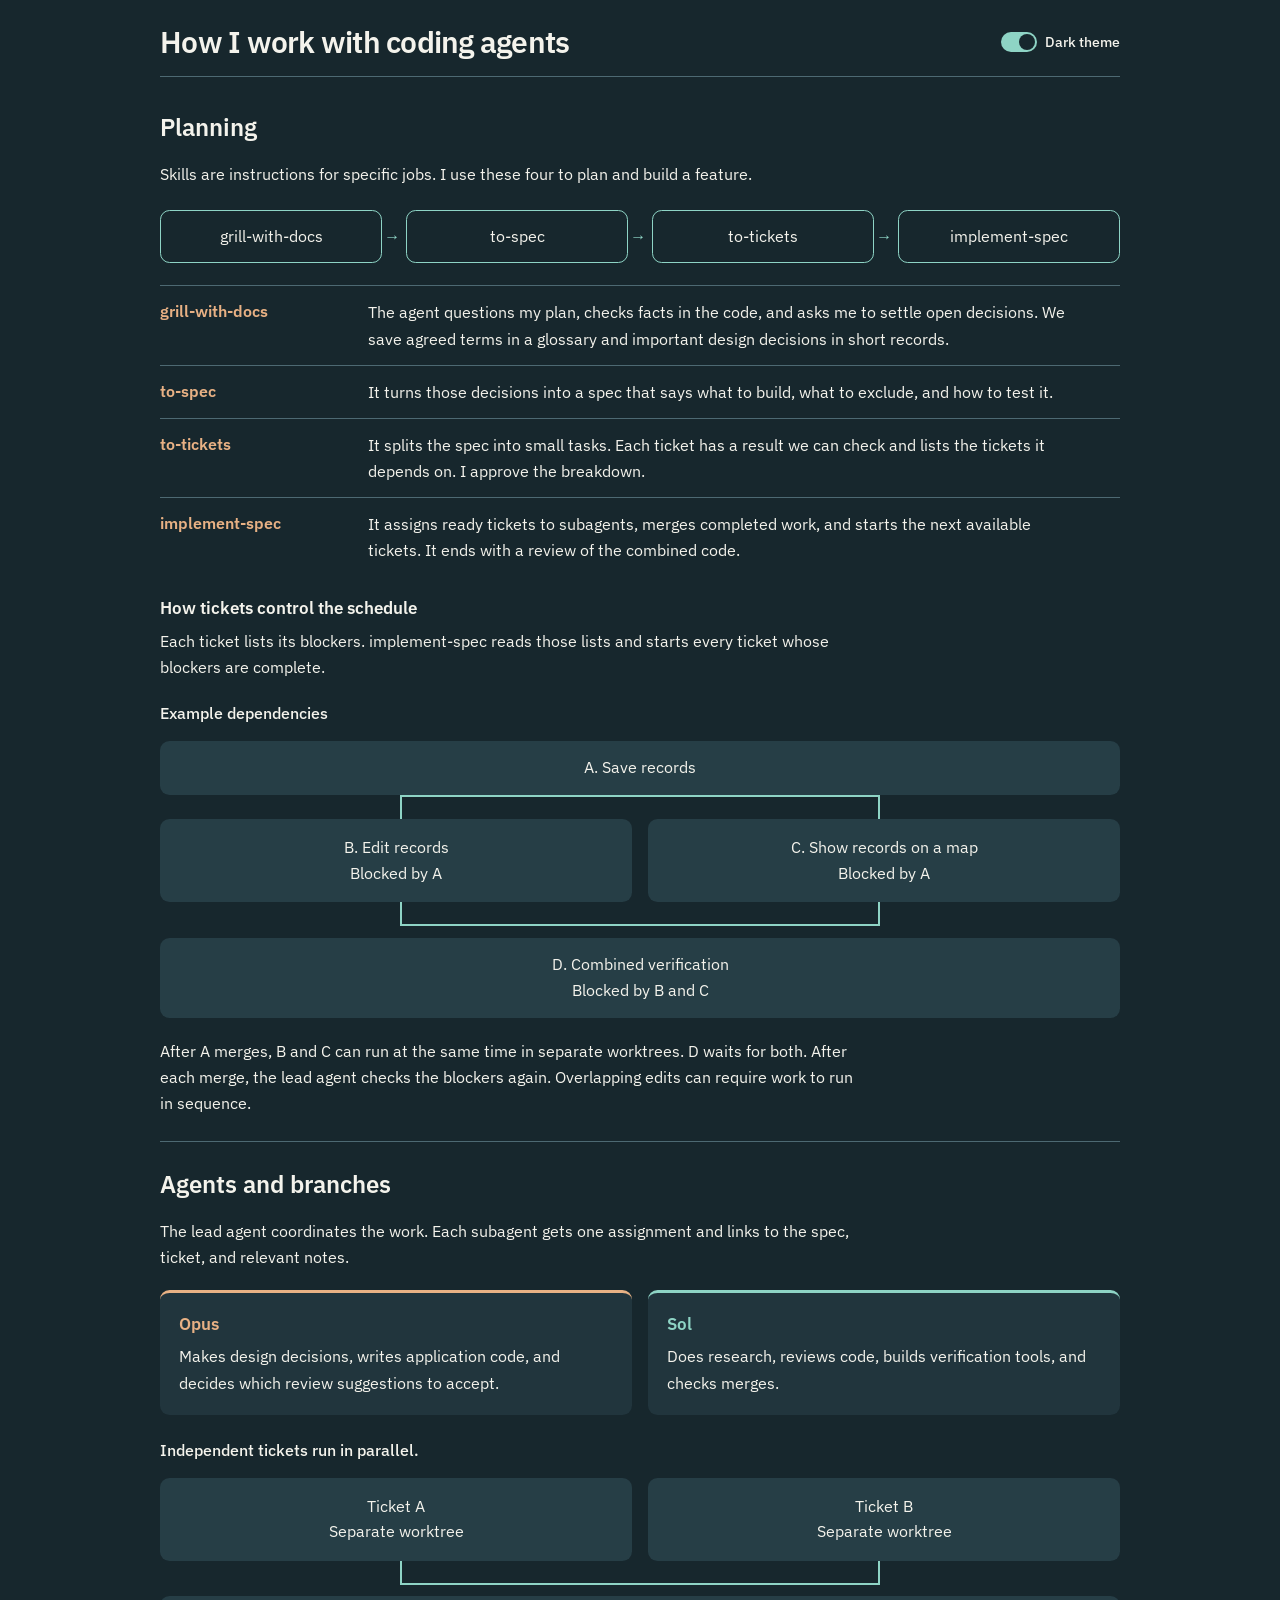
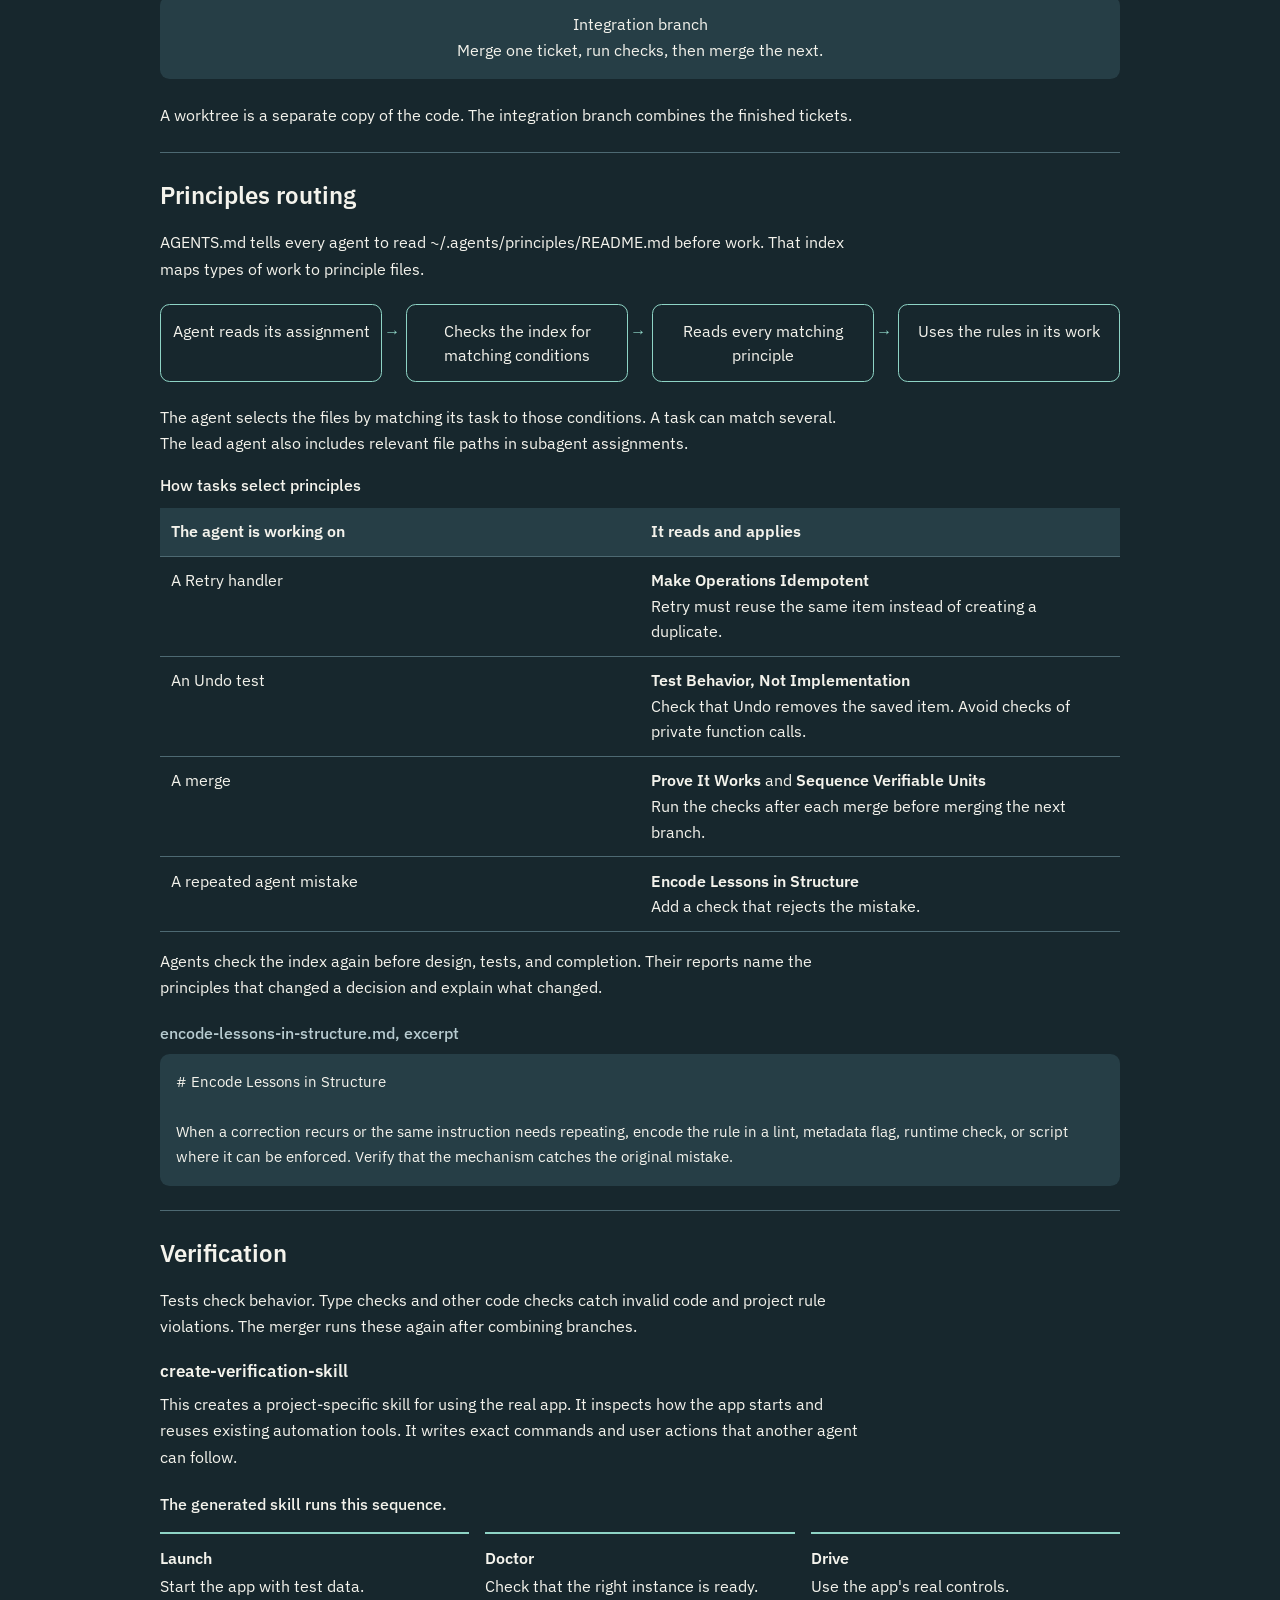
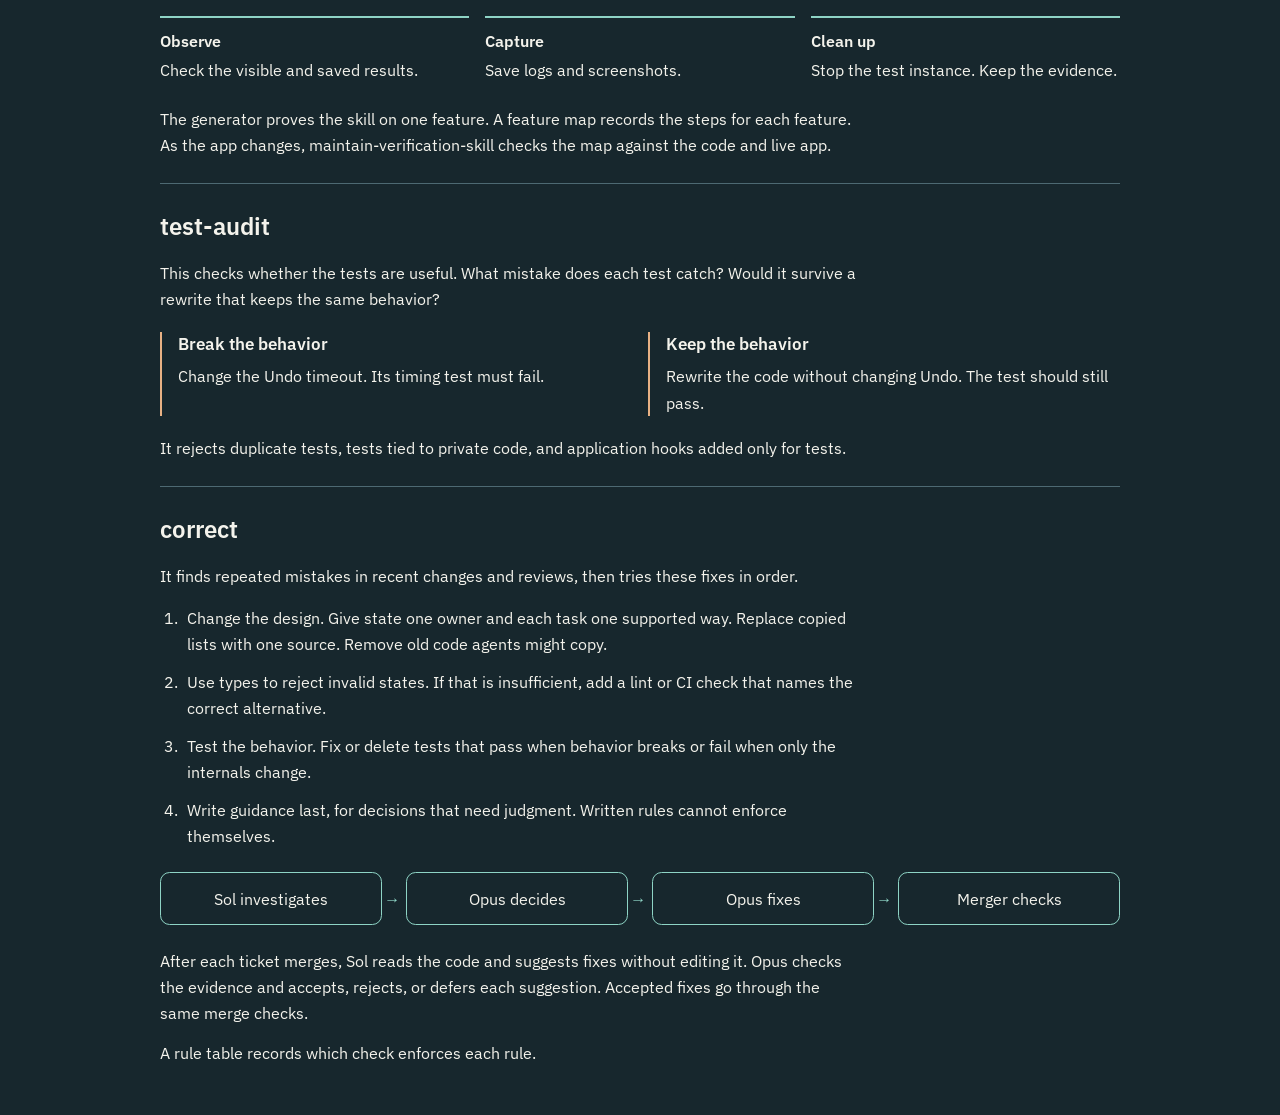
<file: agent-workflow.html>
<!doctype html>
<html lang="en" class="dark">
	<head>
		<meta charset="utf-8" />
		<meta name="viewport" content="width=device-width, initial-scale=1" />
		<title>How I work with coding agents</title>
		<script>
			try{if(localStorage.getItem('visual-report-theme')==='light')document.documentElement.classList.remove('dark')}catch{}
		</script>
		<script type="module" crossorigin>!function(){const e=document.createElement("link").relList;if(!(e&&e.supports&&e.supports("modulepreload"))){for(const e of document.querySelectorAll('link[rel="modulepreload"]'))t(e);new MutationObserver(e=>{for(const n of e)if("childList"===n.type)for(const e of n.addedNodes)"LINK"===e.tagName&&"modulepreload"===e.rel&&t(e)}).observe(document,{childList:!0,subtree:!0})}function t(e){if(e.ep)return;e.ep=!0;const t=function(e){const t={};return e.integrity&&(t.integrity=e.integrity),e.referrerPolicy&&(t.referrerPolicy=e.referrerPolicy),"use-credentials"===e.crossOrigin?t.credentials="include":"anonymous"===e.crossOrigin?t.credentials="omit":t.credentials="same-origin",t}(e);fetch(e.href,t)}}();var e=Array.isArray,t=Array.prototype.indexOf,n=Array.prototype.includes,s=Array.from,r=Object.keys,i=Object.defineProperty,l=Object.getOwnPropertyDescriptor,a=Object.getOwnPropertyDescriptors,o=Object.prototype,c=Array.prototype,f=Object.getPrototypeOf,u=Object.isExtensible,d=()=>{};function h(){var e,t;return{promise:new Promise((n,s)=>{e=n,t=s}),resolve:e,reject:t}}var v=1024,p=2048,g=4096,b=8192,m=32768,_=1<<25,y=65536,w=1<<19,k=1<<21,x=1<<23,S=Symbol("$state"),A=Symbol("component"),T=Symbol("legacy props"),O=Symbol(""),E=(Symbol("proxy path"),Symbol("attributes")),j=Symbol("class"),P=Symbol("style"),N=Symbol("text"),$=Symbol("form reset"),I=(Symbol("hmr anchor"),new class extends Error{name="StaleReactionError";message="The reaction that called `getAbortSignal()` was re-run or destroyed"}),C=!!globalThis.document?.contentType&&globalThis.document.contentType.includes("xml"),M={},L=Symbol("uninitialized");Symbol("filename");function q(e){console.warn("https://svelte.dev/e/hydration_mismatch")}var V,R=!1;function D(e){R=e}function B(e){if(null===e)throw q(),M;return V=e}function W(){return B(dt(V))}function H(e){if(R){if(null!==dt(V))throw q(),M;V=e}}function U(e=1){if(R){for(var t=e,n=V;t--;)n=dt(n);V=n}}function F(e){return e===this.v}function K(e){return t=e,n=this.v,!(t!=t?n==n:t!==n||null!==t&&"object"==typeof t||"function"==typeof t);var t,n}var z=null;function G(e){z=e}function J(e,t=!1,n){z={p:z,i:!1,c:null,e:null,s:e,x:null,r:Ht,l:null}}function Q(e){var t=z,n=t.e;if(null!==n)for(var s of(t.e=null,n))kt(s);return void 0!==e&&(t.x=e),t.i=!0,z=t.p,X(e)}function X(e={}){return i(e,A,{value:!0}),e}var Y=[];function Z(){var e=Y;Y=[],function(e){for(var t=0;t<e.length;t++)e[t]()}(e)}function ee(e){if(0===Y.length&&!Te){var t=Y;queueMicrotask(()=>{t===Y&&Z()})}Y.push(e)}function te(){for(;Y.length>0;)Z()}var ne=-7169;function se(e,t){e.f=e.f&ne|t}function re(e){512&e.f||null===e.deps?se(e,v):se(e,g)}function ie(e,t,n){2048&e.f?t.add(e):4096&e.f&&n.add(e),se(e,v)}function le(e,t){if(t){const t=document.body;e.autofocus=!0,ee(()=>{document.activeElement===t&&e.focus()})}}var ae=!1;function oe(e){var t=Dt,n=Ht;Wt(null),Ut(null);try{return e()}finally{Wt(t),Ut(n)}}function ce(e,t,n,s){const r=de;var i=e.filter(e=>!e.settled),l=t.map(r);if(0!==n.length||0!==i.length){var a=Ht,o=function(){var e=Ht,t=Dt,n=z,s=ke;return function(r=!0){Ut(e),Wt(t),G(n),!r||16384&e.f||(s?.activate(),s?.apply())}}(),c=1===i.length?i[0].promise:i.length>1?Promise.all(i.map(e=>e.promise)):null,f=ue();0!==n.length?c?c.then(()=>{16384&a.f?f():(o(),d(),fe())}):d():c.then(()=>u([])).finally(f)}else s(l);function u(e){if(!(16384&a.f)){o();try{s([...l,...e])}catch(t){mt(t,a)}fe()}}function d(){Promise.all(n.map(e=>ve(e))).then(u).catch(e=>mt(e,a)).finally(f)}}function fe(e=!0){Ut(null),Wt(null),G(null),e&&ke?.deactivate()}function ue(){var e=Ht,t=e.b,n=ke,s=!!t?.is_rendered();return t?.update_pending_count(1,n),n.increment(s,e),()=>{t?.update_pending_count(-1,n),n.decrement(s,e)}}function de(e){null!==Ht&&(Ht.f|=w);const t={ctx:z,deps:null,effects:null,equals:F,f:2050,fn:e,reactions:null,rv:0,v:L,wv:0,parent:Ht,ac:null};return t}var he=Symbol("obsolete");function ve(e,t,n){let s=Ht;null===s&&function(){throw new Error("https://svelte.dev/e/async_derived_orphan")}();var r=void 0,i=Fe(L);var l=!Dt,a=new Set;return function(e){_t(4718592,e)}(()=>{var t=Ht;var n=h();r=n.promise;try{Promise.resolve(e()).then(n.resolve,e=>{e!==I&&n.reject(e)}).finally(fe)}catch(u){n.reject(u),fe()}var o=ke;if(l){if(32768&t.f)var c=ue();if(s.b?.is_rendered())o.async_deriveds.get(t)?.reject(he);else for(const e of a.values())e.reject(he);a.add(n),o.async_deriveds.set(t,n)}const f=(e,t=void 0)=>{c?.(),a.delete(n),t!==he&&(o.activate(),t?(i.f|=x,Xe(i,t)):(8388608&i.f&&(i.f^=x),Xe(i,e)),o.deactivate())};n.promise.then(f,e=>f(null,e||"unknown"))}),wt(()=>{for(const e of a)e.reject(he)}),new Promise(e=>{!function t(n){function s(){n===r?e(i):t(r)}n.then(s,s)}(r)})}function pe(e){const t=de(e);return t.equals=K,t}function ge(e){var t=e.effects;if(null!==t){e.effects=null;for(var n=0;n<t.length;n+=1)Pt(t[n])}}function be(e){var t,n=Ht,s=e.parent;if(!Vt&&null!==s&&e.v!==L&&24576&s.f)return console.warn("https://svelte.dev/e/derived_inert"),e.v;Ut(s);try{ge(e),t=nn(e)}finally{Ut(n)}return t}function me(e){var t=be(e);e.equals(t)||(e.wv=Zt(),ke?.is_fork&&null!==e.deps||(null!==ke?(ke.capture(e,t,!0),xe?.capture(e,t,!0)):e.v=t,null!==e.deps))?Vt||(null!==Se?(yt()||ke?.is_fork)&&Se.set(e,t):re(e)):se(e,v)}function _e(e){if(null!==e.effects)for(const t of e.effects)t.teardown&&null!==t.fn&&an(t)}var ye=null,we=null,ke=null,xe=null,Se=null,Ae=null,Te=!1,Oe=!1,Ee=null,je=null,Pe=0,Ne=1,$e=class e{id=Ne++;#e=!1;linked=!0;#t=null;#n=null;async_deriveds=new Map;current=new Map;previous=new Map;#s=new Set;#r=new Set;#i=0;#l=new Map;#a=null;#o=[];#c=[];#f=new Set;#u=new Set;#d=new Map;#h=new Set;is_fork=!1;#v=!1;constructor(){null===we?ye=we=this:(we.#n=this,this.#t=we),we=this}#p(){if(this.is_fork)return!0;for(const n of this.#l.keys()){for(var e=n,t=!1;null!==e.parent;){if(this.#d.has(e)){t=!0;break}e=e.parent}if(!t)return!0}return!1}skip_effect(e){this.#d.has(e)||this.#d.set(e,{d:[],m:[]}),this.#h.delete(e)}unskip_effect(e,t=e=>this.schedule(e)){var n=this.#d.get(e);if(n){for(var s of(this.#d.delete(e),n.d))se(s,p),t(s);for(s of n.m)se(s,g),t(s)}this.#h.add(e)}#g(){var e=[];for(const r of this.#o)if(!(16384&r.f)&&6144&r.f){for(var t=r,n=!1;null!==t.parent;){var s=(t=t.parent).f;if(96&s){if(!(1024&s)){n=!0;break}t.f^=v}}n||e.push(t)}return this.#o=[],e}#b(){this.#e=!0;for(const e of this.#f)this.#u.delete(e),se(e,p),this.schedule(e);for(const e of this.#u)se(e,g),this.schedule(e);this.apply();for(var t=Ee=[],n=[],s=je=[];this.#o.length>0;){Pe++>1e3&&(this.#m(),Ce());for(const e of this.#g())try{this.#_(e,t,n)}catch(a){throw Be(e),this.#p()||this.discard(),a}}if(ke=null,s.length>0){var r=e.ensure();for(const e of s)r.schedule(e)}if(Ee=null,je=null,this.#p()){this.#y(n),this.#y(t);for(const[e,t]of this.#d)De(e,t);return void(s.length>0&&ke.#b())}const i=this.#w();if(i)return this.#y(n),this.#y(t),void i.#k(this);this.#f.clear(),this.#u.clear();for(const e of this.#s)e(this);this.#s.clear(),xe=this,Le(n),Le(t),xe=null,this.#a?.resolve();var l=ke;if(0!==this.#i||0!==this.#o.length&&null===l||this.#m(),this.#o.length>0)if(null!==l){for(const e of this.#o)l.#o.push(e);this.#o=[]}else l=this;null!==l&&(He.clear(),l.#b())}#_(e,t,n){e.f^=v;for(var s=e.first;null!==s;){var r=s.f,i=!!(96&r);if(!(i&&1024&r||8192&r||this.#d.has(s))&&null!==s.fn){i?s.f^=v:4&r?t.push(s):en(s)&&(16&r&&this.#u.add(s),an(s));var l=s.first;if(null!==l){s=l;continue}}for(;null!==s;){var a=s.next;if(null!==a){s=a;break}s=s.parent}}}#w(){for(var e=this.#t;null!==e;){if(!e.is_fork)for(const[t,[,n]]of this.current)if(e.current.has(t)&&!n)return e;e=e.#t}return null}#k(e){for(const[n,s]of e.current)!this.previous.has(n)&&e.previous.has(n)&&this.previous.set(n,e.previous.get(n)),this.current.set(n,s);for(const[n,s]of e.async_deriveds){const e=this.async_deriveds.get(n);e&&s.promise.then(e.resolve).catch(e.reject)}e.async_deriveds.clear(),this.transfer_effects(e.#f,e.#u);const t=e=>{var n=e.reactions;if(null!==n&&(!(2&e.f)||6144&e.f))for(const i of n){var s=i.f;if(2&s)t(i);else{var r=i;4194320&s&&!this.async_deriveds.has(r)&&(this.#u.delete(r),se(r,p),this.schedule(r))}}};for(const n of this.current.keys())t(n);this.oncommit(()=>e.discard()),e.#m(),ke=this,this.#b()}#y(e){for(var t=0;t<e.length;t+=1)ie(e[t],this.#f,this.#u)}capture(e,t,n=!1){e.v===L||this.previous.has(e)||this.previous.set(e,e.v),8388608&e.f||(this.current.set(e,[t,n]),Se?.set(e,t)),this.is_fork||(e.v=t)}activate(){ke=this}deactivate(){ke=null,Se=null}flush(){try{0,Oe=!0,ke=this,this.#b()}finally{Pe=0,Ae=null,Ee=null,je=null,Oe=!1,ke=null,Se=null,He.clear()}}discard(){for(const e of this.#r)e(this);this.#r.clear();for(const e of this.async_deriveds.values())e.reject(he);this.#m(),this.#a?.resolve()}register_created_effect(e){this.#c.push(e)}#x(){for(let f=ye;null!==f;f=f.#n){var e=f.id<this.id,t=[];for(const[s,[r,i]]of this.current){if(f.current.has(s)){var n=f.current.get(s)[0];if(!e||r===n)continue;f.current.set(s,[r,i])}t.push(s)}if(e)for(const[e,t]of this.async_deriveds){const n=f.async_deriveds.get(e);n&&t.promise.then(n.resolve).catch(n.reject)}var s=[...f.current.keys()].filter(e=>!f.current.get(e)[1]);if(f.#e&&0!==s.length){var r=s.filter(e=>!this.current.has(e));if(0===r.length)e&&f.discard();else if(t.length>0){if(e)for(const e of this.#h)f.unskip_effect(e,e=>{4194320&e.f?f.schedule(e):f.#y([e])});f.activate();var i=new Set,l=new Map;for(var a of t)qe(a,r,i,l);l=new Map;var o=[...f.current].filter(([e,t])=>{const n=this.current.get(e);return!n||(n[0]!==t[0]||n[1]!==t[1])}).map(([e])=>e);if(o.length>0)for(const e of this.#c)155648&e.f||!Ve(e,o,l)||(4194320&e.f?(se(e,p),f.schedule(e)):f.#f.add(e));if(f.#o.length>0&&!f.#v)for(var c of(f.apply(),f.#g()))f.#_(c,[],[]);f.deactivate()}}}}increment(e,t){if(this.#i+=1,e){let e=this.#l.get(t)??0;this.#l.set(t,e+1)}}decrement(e,t){if(this.#i-=1,e){let e=this.#l.get(t)??0;1===e?this.#l.delete(t):this.#l.set(t,e-1)}this.#v||(this.#v=!0,ee(()=>{this.#v=!1,this.linked&&this.flush()}))}transfer_effects(e,t){for(const n of e)this.#f.add(n);for(const n of t)this.#u.add(n);e.clear(),t.clear()}oncommit(e){this.#s.add(e)}ondiscard(e){this.#r.add(e)}settled(){return(this.#a??=h()).promise}static ensure(){if(null===ke){const t=ke=new e;Oe||Te||ee(()=>{t.#e||t.flush()})}return ke}apply(){Se=null}schedule(e){Ae=e,!(e.b?.is_pending&&16777228&e.f)||32768&e.f?this.#o.push(e):e.b.defer_effect(e)}#m(){if(this.linked){var e=this.#t,t=this.#n;null===e?ye=t:e.#n=t,null===t?we=e:t.#t=e,this.linked=!1}}};function Ie(e){var t=Te,n=xe;xe=null,Te=!0;try{var s;for(e&&(Ie(),s=e());;){if(te(),null===ke)return s;ke.flush()}}finally{Te=t,xe=n}}function Ce(){try{!function(){throw new Error("https://svelte.dev/e/effect_update_depth_exceeded")}()}catch(e){0,mt(e,Ae)}}var Me=null;function Le(e){var t=e.length;if(0!==t){for(var n=0;n<t;){var s=e[n++];if(!(24576&s.f)&&en(s)&&(Me=new Set,an(s),null===s.deps&&null===s.first&&null===s.nodes&&null===s.teardown&&null===s.ac&&Nt(s),Me?.size>0)){He.clear();for(const e of Me){if(24576&e.f)continue;const t=[e];let n=e.parent;for(;null!==n;)Me.has(n)&&(Me.delete(n),t.push(n)),n=n.parent;for(let e=t.length-1;e>=0;e--){const n=t[e];24576&n.f||an(n)}}Me.clear()}}Me=null}}function qe(e,t,n,s){if(!n.has(e)&&(n.add(e),null!==e.reactions))for(const r of e.reactions){const e=r.f;2&e?qe(r,t,n,s):4194320&e&&!(2048&e)&&Ve(r,t,s)&&(se(r,p),Re(r))}}function Ve(e,t,s){const r=s.get(e);if(void 0!==r)return r;if(null!==e.deps)for(const i of e.deps){if(n.call(t,i))return!0;if(2&i.f&&Ve(i,t,s))return s.set(i,!0),!0}return s.set(e,!1),!1}function Re(e){ke.schedule(e)}function De(e,t){if(!(32&e.f&&1024&e.f)){2048&e.f?t.d.push(e):4096&e.f&&t.m.push(e),se(e,v);for(var n=e.first;null!==n;)De(n,t),n=n.next}}function Be(e){se(e,v);for(var t=e.first;null!==t;)Be(t),t=t.next}var We=new Set,He=new Map;var Ue=!1;function Fe(e,t){var n={f:0,v:e,reactions:null,equals:F,rv:0,wv:0};return n}function Ke(e,t){const n=Fe(e);var s;return s=n,null!==Dt&&(2097152&Dt.f||2&Dt.f)&&(Ft??=new Set).add(s),n}function ze(e,t=!1,n=!0){const s=Fe(e);return t||(s.equals=K),s}function Ge(e,t,n=!1){null!==Dt&&(!Bt||131072&Dt.f)&&4325394&Dt.f&&(null===Ft||!Ft.has(e))&&function(){throw new Error("https://svelte.dev/e/state_unsafe_mutation")}();let s=n?tt(t):t;return Xe(e,s,je)}var Je=null,Qe=0;function Xe(e,t,n=null){if(!e.equals(t)){Vt?He.set(e,t):He.has(e)||He.set(e,e.v);var s=$e.ensure();if(s.capture(e,t),2&e.f){const t=e;2048&e.f&&be(t),null===Se&&re(t)}e.wv=Zt(),Je=null,Qe=0,et(e,p,n),Je=null,null!==Ht&&1024&Ht.f&&!(96&Ht.f)&&(null===Gt?function(e){Gt=e}([e]):Gt.push(e)),!s.is_fork&&We.size>0&&!Ue&&Ye()}return t}function Ye(){Ue=!1;for(const e of We){let t;1024&e.f&&se(e,g);try{t=en(e)}catch{t=!0}t&&an(e)}We.clear()}function Ze(e){Ge(e,e.v+1)}function et(e,t,n){var s=e.reactions;if(null!==s){var r=s.length;if((Qe+=r)>1e5&&null===Je&&(Je=new Set),null!==Je){if(Je.has(e))return;Je.add(e)}for(var i=0;i<r;i++){var l=s[i],a=l.f;0;var o=0===(a&p);if(o&&se(l,t),131072&a)We.add(l);else if(2&a){var c=l;Se?.delete(c),et(c,g,n)}else if(o){var f=l;16&a&&null!==Me&&Me.add(f),null!==n?n.push(f):Re(f)}}}}function tt(t){if("object"!=typeof t||null===t||S in t||A in t)return t;const n=f(t);if(n!==o&&n!==c)return t;var s=new Map,r=e(t),i=Ke(0),a=Xt,u=e=>{if(Xt===a)return e();var t=Dt,n=Xt;Wt(null),Yt(a);var s=e();return Wt(t),Yt(n),s};r&&s.set("length",Ke(t.length));return new Proxy(t,{defineProperty(e,t,n){"value"in n&&!1!==n.configurable&&!1!==n.enumerable&&!1!==n.writable||function(){throw new Error("https://svelte.dev/e/state_descriptors_fixed")}();var r=s.get(t);return void 0===r?u(()=>{var e=Ke(n.value);return s.set(t,e),e}):Ge(r,n.value,!0),!0},deleteProperty(e,t){var n=s.get(t);if(void 0===n){if(t in e){const e=u(()=>Ke(L));s.set(t,e),Ze(i)}}else Ge(n,L),Ze(i);return!0},get(e,n,r){if(n===S)return t;var i=s.get(n),a=n in e;if(void 0!==i||a&&!l(e,n)?.writable||(i=u(()=>{var t=Ke(tt(a?e[n]:L));return t}),s.set(n,i)),void 0!==i){var o=on(i);return o===L?void 0:o}return Reflect.get(e,n,r)},getOwnPropertyDescriptor(e,t){this.has?.(e,t);var n=Reflect.getOwnPropertyDescriptor(e,t),r=s.get(t);if(void 0!==r){var i=on(r);if(i===L)return;if(!n||!("value"in n))return{enumerable:!0,configurable:!0,value:i,writable:!0};n.value=i}return n},has(e,t){if(t===S)return!0;var n=s.get(t),r=void 0!==n&&n.v!==L||Reflect.has(e,t);return!((void 0!==n||null!==Ht&&(!r||l(e,t)?.writable))&&(void 0===n&&(n=u(()=>{var n=Ke(r?tt(e[t]):L);return n}),s.set(t,n)),on(n)===L))&&r},set(e,t,n,a){var o=s.get(t),c=t in e;if(r&&"length"===t)for(var f=n;f<o.v;f+=1){var d=s.get(f+"");void 0!==d?Ge(d,L):f in e&&(d=u(()=>Ke(L)),s.set(f+"",d))}void 0===o?c&&!l(e,t)?.writable||(Ge(o=u(()=>Ke(void 0)),tt(n)),s.set(t,o)):(c=o.v!==L,Ge(o,u(()=>tt(n))));var h=Reflect.getOwnPropertyDescriptor(e,t);if(h?.set&&h.set.call(a,n),!c){if(r&&"string"==typeof t){var v=s.get("length"),p=Number(t);Number.isInteger(p)&&p>=v.v&&Ge(v,p+1)}Ze(i)}return!0},ownKeys(e){on(i);var t=Reflect.ownKeys(e).filter(e=>{var t=s.get(e);return void 0===t||t.v!==L});for(var[n,r]of s)r.v===L||n in e||t.push(n);return t},setPrototypeOf(){!function(){throw new Error("https://svelte.dev/e/state_prototype_fixed")}()}})}function nt(e){try{if(null!==e&&"object"==typeof e&&S in e)return e[S]}catch{}return e}function st(e,t){return Object.is(nt(e),nt(t))}var rt,it,lt,at,ot;function ct(){if(void 0===rt){rt=window,it=document,lt=/Firefox/.test(navigator.userAgent);var e=Element.prototype,t=Node.prototype,n=Text.prototype;at=l(t,"firstChild").get,ot=l(t,"nextSibling").get,u(e)&&(e[j]=void 0,e[E]=null,e[P]=void 0,e.__e=void 0),u(n)&&(n[N]=void 0)}}function ft(e=""){return document.createTextNode(e)}function ut(e){return at.call(e)}function dt(e){return ot.call(e)}function ht(e,t){if(!R)return ut(e);var n=ut(V);if(null===n)n=V.appendChild(ft());else if(t&&3!==n.nodeType){var s=ft();return n?.before(s),B(s),s}return t&&gt(n),B(n),n}function vt(e,t=1,n=!1){let s=R?V:e;for(var r;t--;)r=s,s=dt(s);if(!R)return s;if(n){if(3!==s?.nodeType){var i=ft();return null===s?r?.after(i):s.before(i),B(i),i}gt(s)}return B(s),s}function pt(e,t,n){return null==t||"http://www.w3.org/1999/xhtml"===t?n?document.createElement(e,{is:n}):document.createElement(e):n?document.createElementNS(t,e,{is:n}):document.createElementNS(t,e)}function gt(e){if(e.nodeValue.length<65536)return;let t=e.nextSibling;for(;null!==t&&3===t.nodeType;)t.remove(),e.nodeValue+=t.nodeValue,t=e.nextSibling}function bt(e){var t=Ht;if(null===t)return Dt.f|=x,e;if(!(32768&t.f||4&t.f))throw e;mt(e,t)}function mt(e,t){if(e===M)throw e;if(!(null!==t&&16384&t.f)){for(;null!==t;){if(128&t.f&&!(33570816&t.f)){if(!(32768&t.f))throw e;try{return void t.b.error(e)}catch(n){e=n}}t=t.parent}throw e}}function _t(e,t){var n=Ht;null!==n&&8192&n.f&&(e|=b);var s={ctx:z,deps:null,nodes:null,f:e|p|512,first:null,fn:t,last:null,next:null,parent:n,b:n&&n.b,prev:null,teardown:null,wv:0,ac:null};ke?.register_created_effect(s);var r=s;if(4&e)null!==Ee?Ee.push(s):$e.ensure().schedule(s);else if(null!==t){try{an(s)}catch(r){throw Pt(s),r}null!==r.deps||null!==r.teardown||null!==r.nodes||r.first!==r.last||524288&r.f||(r=r.first,16&e&&65536&e&&null!==r&&(r.f|=y))}if(null!==r&&(r.parent=n,null!==n&&function(e,t){var n=t.last;null===n?t.last=t.first=e:(n.next=e,e.prev=n,t.last=e)}(r,n),null!==Dt&&2&Dt.f&&!(64&e))){var i=Dt;(i.effects??=[]).push(r)}return s}function yt(){return null!==Dt&&!Bt}function wt(e){const t=_t(8,null);return se(t,v),t.teardown=e,t}function kt(e){return _t(1048580,e)}function xt(e){return _t(4,e)}function St(e,t=0){return _t(8|t,e)}function At(e,t=0){var n=_t(16|t,e);return n}function Tt(e,t=0){var n=_t(16777216|t,e);return n}function Ot(e){return _t(524320,e)}function Et(e){var t=e.teardown;if(null!==t){const s=Vt,r=Dt;Rt(!0),Wt(null);try{t.call(null)}catch(n){mt(n,e.parent)}finally{Rt(s),Wt(r)}}}function jt(e,t=!1){var n=e.first;for(e.first=e.last=null;null!==n;){const e=n.ac;null!==e&&oe(()=>{e.abort(I)});var s=n.next;64&n.f?n.parent=null:Pt(n,t),n=s}}function Pt(e,t=!0){var n=!1;(t||262144&e.f)&&null!==e.nodes&&null!==e.nodes.end&&(!function(e,t){for(;null!==e;){var n=e===t?null:dt(e);e.remove(),e=n}}(e.nodes.start,e.nodes.end),n=!0),e.f|=_,jt(e,t&&!n),ln(e,0);var s=e.nodes&&e.nodes.t;if(null!==s)for(const i of s)i.stop();Et(e),e.f^=_,e.f|=16384;var r=e.parent;null!==r&&null!==r.first&&Nt(e),e.next=e.prev=e.teardown=e.ctx=e.deps=e.fn=e.nodes=e.ac=e.b=null}function Nt(e){var t=e.parent,n=e.prev,s=e.next;null!==n&&(n.next=s),null!==s&&(s.prev=n),null!==t&&(t.first===e&&(t.first=s),t.last===e&&(t.last=n))}function $t(e,t,n=!0){var s=[];e.f|=256,It(e,s,!0);var r=()=>{n&&Pt(e),t&&t()},i=s.length;if(i>0){var l=()=>--i||r();for(var a of s)a.out(l)}else r()}function It(e,t,n){if(!(8192&e.f)){e.f^=b;var s=e.nodes&&e.nodes.t;if(null!==s)for(const e of s)(e.is_global||n)&&t.push(e);for(var r=e.first;null!==r;){var i=r.next;if(!(64&r.f))It(r,t,!!(!!(65536&r.f)||!!(32&r.f)&&!!(16&e.f))&&n);r=i}}}function Ct(e){e.f&=-257,Mt(e,!0)}function Mt(e,t){if(!(256&e.f)&&8192&e.f){e.f^=b,1024&e.f||(se(e,p),$e.ensure().schedule(e));for(var n=e.first;null!==n;){var s=n.next;Mt(n,!!(!!(65536&n.f)||!!(32&n.f))&&t),n=s}var r=e.nodes&&e.nodes.t;if(null!==r)for(const e of r)(e.is_global||t)&&e.in()}}function Lt(e,t){if(e.nodes)for(var n=e.nodes.start,s=e.nodes.end;null!==n;){var r=n===s?null:dt(n);t.append(n),n=r}}var qt=null,Vt=!1;function Rt(e){Vt=e}var Dt=null,Bt=!1;function Wt(e){Dt=e}var Ht=null;function Ut(e){Ht=e}var Ft=null;var Kt=null,zt=0,Gt=null;var Jt=1,Qt=0,Xt=Qt;function Yt(e){Xt=e}function Zt(){return++Jt}function en(e){var t=e.f;if(2048&t)return!0;if(4096&t){for(var n=e.deps,s=n.length,r=0;r<s;r++){var i=n[r];if(en(i)&&me(i),i.wv>e.wv)return!0}512&t&&null===Se&&se(e,v)}return!1}function tn(e,t,n=!0){var s=e.reactions;if(null!==s&&(null===Ft||!Ft.has(e)))for(var r=0;r<s.length;r++){var i=s[r];2&i.f?tn(i,t,!1):t===i&&(n?se(i,p):1024&i.f&&se(i,g),Re(i))}}function nn(e){var t=Kt,n=zt,s=Gt,r=Dt,i=Ft,l=z,a=Bt,o=Xt,c=e.f;Kt=null,zt=0,Gt=null,Dt=96&c?null:e,Ft=null,G(e.ctx),Bt=!1,Xt=++Qt,null!==e.ac&&(oe(()=>{e.ac.abort(I)}),e.ac=null);try{e.f|=k;var f=(0,e.fn)();e.f|=m;var u=sn(e);if(!(null===Gt||Bt||null===u||6146&e.f))for(var d=0;d<Gt.length;d++)tn(Gt[d],e);if(null!==r&&r!==e){if(Qt++,null!==r.deps)for(let e=0;e<n;e+=1)r.deps[e].rv=Qt;if(null!==t)for(const e of t)e.rv=Qt;null!==Gt&&(null===s?s=Gt:s.push(...Gt))}return 8388608&e.f&&(e.f^=x),f}catch(h){return sn(e),bt(h)}finally{e.f^=k,Kt=t,zt=n,Gt=s,Dt=r,Ft=i,G(l),Bt=a,Xt=o}}function sn(e){var t=e.deps,n=ke?.is_fork;if(null!==Kt){var s;if(n||ln(e,zt),null!==t&&zt>0)for(t.length=zt+Kt.length,s=0;s<Kt.length;s++)t[zt+s]=Kt[s];else e.deps=t=Kt;if(yt()&&512&e.f)for(s=zt;s<t.length;s++)(t[s].reactions??=[]).push(e)}else!n&&null!==t&&zt<t.length&&(ln(e,zt),t.length=zt);return t}function rn(e,s){let r=s.reactions;if(null!==r){var i=t.call(r,e);if(-1!==i){var l=r.length-1;0===l?r=s.reactions=null:(r[i]=r[l],r.pop())}}if(null===r&&2&s.f&&(null===Kt||!n.call(Kt,s))){var a=s;512&a.f&&(a.f^=512),a.v!==L&&re(a),null!==a.ac&&oe(()=>{a.ac.abort(I),a.ac=null,se(a,p)}),function(e){if(null!==e.effects)for(const t of e.effects)(t.teardown||t.ac)&&(t.teardown?.(),null!==t.ac&&oe(()=>{t.ac.abort(I),t.ac=null}),null!==t.fn&&(t.teardown=d),ln(t,0),jt(t))}(a),ln(a,0)}}function ln(e,t){var n=e.deps;if(null!==n)for(var s=t;s<n.length;s++)rn(e,n[s])}function an(e){var t=e.f;if(!(16384&t)){se(e,v);var n=Ht;Ht=e;try{16777232&t?function(e){for(var t=e.first;null!==t;){var n=t.next;32&t.f||Pt(t),t=n}}(e):jt(e),Et(e);var s=nn(e);e.teardown="function"==typeof s?s:null,e.wv=Jt}finally{Ht=n}}}function on(e){var t=!!(2&e.f);if(qt?.add(e),null!==Dt&&!Bt&&!(null!==Ht&&16384&Ht.f||null!==Ft&&Ft.has(e))){var s=Dt.deps;if(2097152&Dt.f)e.rv<Qt&&(e.rv=Qt,null===Kt&&null!==s&&s[zt]===e?zt++:null===Kt?Kt=[e]:Kt.push(e));else{Dt.deps??=[],n.call(Dt.deps,e)||Dt.deps.push(e);var r=e.reactions;null===r?e.reactions=[Dt]:n.call(r,Dt)||r.push(Dt)}}if(Vt&&He.has(e))return He.get(e);if(t){var i=e;if(Vt){var l=i.v;return(1024&i.f||null===i.reactions)&&!fn(i)||(l=be(i)),He.set(i,l),l}var a=!(512&i.f||Bt||null===Dt||!(512&Dt.f)),o=0===(i.f&m);en(i)&&(a&&(i.f|=512),me(i)),a&&!o&&(_e(i),cn(i))}if(Se?.has(e))return Se.get(e);if(8388608&e.f)throw e.v;return e.v}function cn(e){if(e.f|=512,null!==e.deps)for(const s of e.deps){var t=s.reactions;null===t?s.reactions=[e]:n.call(t,e)||t.push(e),2&s.f&&!(512&s.f)&&(_e(s),cn(s))}}function fn(e){if(e.v===L)return!0;if(null===e.deps)return!1;for(const t of e.deps){if(He.has(t))return!0;if(2&t.f&&fn(t))return!0}return!1}function un(e){var t=Bt;try{return Bt=!0,e()}finally{Bt=t}}function dn(e){return e.endsWith("capture")&&"gotpointercapture"!==e&&"lostpointercapture"!==e}var hn=["beforeinput","click","change","dblclick","contextmenu","focusin","focusout","input","keydown","keyup","mousedown","mousemove","mouseout","mouseover","mouseup","pointerdown","pointermove","pointerout","pointerover","pointerup","touchend","touchmove","touchstart"];function vn(e){return hn.includes(e)}var pn={formnovalidate:"formNoValidate",ismap:"isMap",nomodule:"noModule",playsinline:"playsInline",readonly:"readOnly",defaultvalue:"defaultValue",defaultchecked:"defaultChecked",srcobject:"srcObject",novalidate:"noValidate",allowfullscreen:"allowFullscreen",disablepictureinpicture:"disablePictureInPicture",disableremoteplayback:"disableRemotePlayback"};function gn(e){return e=e.toLowerCase(),pn[e]??e}var bn=["touchstart","touchmove"];function mn(e){return bn.includes(e)}var _n=Symbol("events"),yn=new Set,wn=new Set;function kn(e,t,n,s={}){function r(e){if(s.capture||On.call(t,e),!e.cancelBubble)return oe(()=>n?.call(this,e))}return e.startsWith("pointer")||e.startsWith("touch")||"wheel"===e?(r.__removed=!1,ee(()=>{r.__removed||t.addEventListener(e,r,s)})):t.addEventListener(e,r,s),r}function xn(e,t,n){(t[_n]??={})[e]=n}function Sn(e){for(var t=0;t<e.length;t++)yn.add(e[t]);for(var n of wn)n(e)}var An=null,Tn=!1;function On(e){var t=this,n=t.ownerDocument,s=e.type,r=e.composedPath?.()||[],l=r[0]||e.target;An=e,Tn||(Tn=!0,setTimeout(()=>{Tn=!1,An=null}));var a=0,o=An===e&&e[_n];if(o){var c=r.indexOf(o);if(-1!==c&&(t===document||t===window))return void(e[_n]=t);var f=r.indexOf(t);if(-1===f)return;c<=f&&(a=c)}if((l=r[a]||e.target)!==t){i(e,"currentTarget",{configurable:!0,get:()=>l||n});var u=Dt,d=Ht;Wt(null),Ut(null);try{for(var h,v=[];null!==l&&l!==t;){try{var p=l[_n]?.[s];null==p||l.disabled&&e.target!==l||p.call(l,e)}catch(g){h?v.push(g):h=g}if(e.cancelBubble)break;a++,l=a<r.length?r[a]:null}if(h){for(let e of v)queueMicrotask(()=>{throw e});throw h}}finally{e[_n]=t,delete e.currentTarget,Wt(u),Ut(d)}}}var En=globalThis?.window?.trustedTypes&&globalThis.window.trustedTypes.createPolicy("svelte-trusted-html",{createHTML:e=>e});function jn(e){var t=pt("template");return t.innerHTML=function(e){return En?.createHTML(e)??e}(e.replaceAll("<!>","\x3c!----\x3e")),t.content}function Pn(e,t){var n=Ht;null===n.nodes&&(n.nodes={start:e,end:t,a:null,t:null})}function Nn(e,t){var n,s=!!(1&t),r=!!(2&t),i=!e.startsWith("<!>");return()=>{if(R)return Pn(V,null),V;void 0===n&&(n=jn(i?e:"<!>"+e),s||(n=ut(n)));var t=r||lt?document.importNode(n,!0):n.cloneNode(!0);s?Pn(ut(t),t.lastChild):Pn(t,t);return t}}function $n(e,t){if(R){var n=Ht;return 32768&n.f&&null!==n.nodes.end||(n.nodes.end=V),void W()}null!==e&&e.before(t)}var In=class{parent;is_pending=!1;transform_error;#S;#A=R?V:null;#T;#O;#E;#j=null;#P=null;#N=null;#$=null;#I=0;#C=0;#M=!1;#f=new Set;#u=new Set;#L=null;#q=function(e){let t,n=0,s=Fe(0);return()=>{yt()&&(on(s),St(()=>(0===n&&(t=un(()=>e(()=>Ze(s)))),n+=1,()=>{ee(()=>{n-=1,0===n&&(t?.(),t=void 0,Ze(s))})})))}}(()=>(this.#L=Fe(this.#I),()=>{this.#L=null}));constructor(e,t,n,s){this.#S=e,this.#T=t,this.#O=e=>{var t=Ht;t.b=this,t.f|=128,n(e)},this.parent=Ht.b,this.transform_error=s??this.parent?.transform_error??(e=>e),this.#E=At(()=>{if(R){const e=function(e){if(!e||8!==e.nodeType)throw q(),M;return e.data}(this.#A);W();const t="[!"===e;if(e.startsWith("[?")){const t=JSON.parse(e.slice(2));this.#V(t)}else t?this.#R():this.#D()}else this.#B()},589824),R&&(this.#S=V)}#D(){try{this.#j=Ot(()=>this.#O(this.#S))}catch(e){this.error(e)}}#V(e){const t=this.#T.failed,{reset:n,invoke_onerror:s}=this.#W(e);ee(s),t&&(this.#N=Ot(()=>{t(this.#S,()=>e,()=>n)}))}#W(e){var t=!1,n=!1;const s=()=>{this.#H()||(t?console.warn("https://svelte.dev/e/svelte_boundary_reset_noop"):(t=!0,n&&function(){throw new Error("https://svelte.dev/e/svelte_boundary_reset_onerror")}(),null!==this.#N&&$t(this.#N,()=>{this.#N=null}),this.#U(()=>{this.#B()})))};return{reset:s,invoke_onerror:()=>{if(!this.#H())try{n=!0,this.#T.onerror?.(e,s),n=!1}catch(t){mt(t,this.#E&&this.#E.parent)}}}}#H(){return!!(33570816&this.#E.f)}#R(){const e=this.#T.pending;e&&(this.is_pending=!0,this.#P=Ot(()=>e(this.#S)),ee(()=>{if(!this.#H()){var e=this.#$=document.createDocumentFragment(),t=ft(),n=!1;if(e.append(t),this.#j=this.#U(()=>{try{return Ot(()=>this.#O(t))}catch(e){try{this.error(e),n=!0}catch(e){mt(e,this.#E.parent)}return null}}),null===this.#j)return this.#$=null,void(n&&this.#g(ke));0===this.#C&&(this.#S.before(e),this.#$=null,$t(this.#P,()=>{this.#P=null}),this.#g(ke))}}))}#B(){try{if(this.is_pending=this.has_pending_snippet(),this.#C=0,this.#I=0,this.#j=Ot(()=>{this.#O(this.#S)}),this.#C>0){var e=this.#$=document.createDocumentFragment();Lt(this.#j,e);const t=this.#T.pending;this.#P=Ot(()=>t(this.#S))}else this.#g(ke)}catch(t){this.error(t)}}#g(e){this.is_pending=!1,e.transfer_effects(this.#f,this.#u)}defer_effect(e){ie(e,this.#f,this.#u)}is_rendered(){return!this.is_pending&&(!this.parent||this.parent.is_rendered())}has_pending_snippet(){return!!this.#T.pending}#U(e){var t=Ht,n=Dt,s=z;Ut(this.#E),Wt(this.#E),G(this.#E.ctx);try{return $e.ensure(),e()}finally{Ut(t),Wt(n),G(s)}}#F(e,t){this.has_pending_snippet()?(this.#C+=e,0===this.#C&&(this.#g(t),this.#P&&$t(this.#P,()=>{this.#P=null}),this.#$&&(this.#S.before(this.#$),this.#$=null))):this.parent&&this.parent.#F(e,t)}update_pending_count(e,t){this.#F(e,t),this.#I+=e,this.#L&&!this.#M&&(this.#M=!0,ee(()=>{this.#M=!1,this.#L&&Xe(this.#L,this.#I)}))}get_effect_pending(){return this.#q(),on(this.#L)}error(e){if(e===M)throw e;if(!this.#T.onerror&&!this.#T.failed)throw e;ke?.is_fork?(this.#j&&ke.skip_effect(this.#j),this.#P&&ke.skip_effect(this.#P),this.#N&&ke.skip_effect(this.#N),ke.oncommit(()=>{this.#H()||this.#K(e)})):this.#K(e)}#K(e){this.#j&&(Pt(this.#j),this.#j=null),this.#P&&(Pt(this.#P),this.#P=null),this.#N&&(Pt(this.#N),this.#N=null),R&&(B(this.#A),U(),B(function(e=!0){for(var t=0,n=V;;){if(8===n.nodeType){var s=n.data;if("]"===s){if(0===t)return n;t-=1}else("["===s||"[!"===s||"["===s[0]&&!isNaN(Number(s.slice(1))))&&(t+=1)}var r=dt(n);e&&n.remove(),n=r}}()));let t=this.#T.failed;const n=n=>{if(this.#H())return;const{reset:s,invoke_onerror:r}=this.#W(n);r(),t&&!this.#H()&&(this.#N=this.#U(()=>{try{return Ot(()=>{var e=Ht;e.b=this,e.f|=128,t(this.#S,()=>n,()=>s)})}catch(e){return mt(e,this.#E.parent),null}}))};ee(()=>{if(!this.#H()){var t;try{t=this.transform_error(e)}catch(s){return void mt(s,this.#E&&this.#E.parent)}null!==t&&"object"==typeof t&&"function"==typeof t.then?t.then(n,e=>mt(e,this.#E&&this.#E.parent)):n(t)}})}};function Cn(e,t){return qn(e,t)}function Mn(e,t){ct(),t.intro=t.intro??!1;const n=t.target,s=R,r=V;try{for(var i=ut(n);i&&(8!==i.nodeType||"["!==i.data);)i=dt(i);if(!i)throw M;D(!0),B(i);const s=qn(e,{...t,anchor:i});return D(!1),s}catch(l){if(l instanceof Error&&l.message.split("\n").some(e=>e.startsWith("https://svelte.dev/e/")))throw l;return l!==M&&console.warn("Failed to hydrate: ",l),!1===t.recover&&function(){throw new Error("https://svelte.dev/e/hydration_failed")}(),ct(),n.textContent="",D(!1),Cn(e,t)}finally{D(s),B(r)}}var Ln=new Map;function qn(e,{target:t,anchor:n,props:r={},events:i,context:l,intro:a=!0,transformError:o}){ct();var c=void 0,f=function(e){$e.ensure();const t=_t(524352,e);return(e={})=>new Promise(n=>{e.outro?$t(t,()=>{Pt(t),n(void 0)}):(Pt(t),n(void 0))})}(()=>{var a=n??t.appendChild(ft());!function(e,t,n,s){new In(e,t,n,s)}(a,{pending:()=>{}},t=>{if(J({}),l&&(z.c=l),i&&(r.$$events=i),R&&Pn(t,null),c=e(t,r)||X(),R&&(Ht.nodes.end=V,null===V||8!==V.nodeType||"]"!==V.data))throw q(),M;Q()},o);var f=new Set,u=e=>{for(var n=0;n<e.length;n++){var s=e[n];if(!f.has(s)){f.add(s);var r=mn(s);for(const e of[t,document]){var i=Ln.get(e);void 0===i&&(i=new Map,Ln.set(e,i));var l=i.get(s);void 0===l?(e.addEventListener(s,On,{passive:r}),i.set(s,1)):i.set(s,l+1)}}}};return u(s(yn)),wn.add(u),()=>{for(var e of f)for(const n of[t,document]){var s=Ln.get(n),r=s.get(e);0==--r?(n.removeEventListener(e,On),s.delete(e),0===s.size&&Ln.delete(n)):s.set(e,r)}wn.delete(u),a!==n&&a.parentNode?.removeChild(a)}});return Vn.set(c,f),c}var Vn=new WeakMap;function Rn(e,t){const n=Vn.get(e);return n?(Vn.delete(e),n(t)):Promise.resolve()}var Dn=class{anchor;#z=new Map;#G=new Map;#J=new Map;#Q=new Set;#X=!0;constructor(e,t=!0){this.anchor=e,this.#X=t}#x=e=>{if(this.#z.has(e)){var t=this.#z.get(e),n=this.#G.get(t);if(n)Ct(n),this.#Q.delete(t);else{var s=this.#J.get(t);s&&(Ct(s.effect),this.#G.set(t,s.effect),this.#J.delete(t),s.fragment.lastChild.remove(),this.anchor.before(s.fragment),n=s.effect)}for(const[t,n]of this.#z){if(this.#z.delete(t),t===e)break;const s=this.#J.get(n);s&&(Pt(s.effect),this.#J.delete(n))}for(const[e,s]of this.#G){if(e===t||this.#Q.has(e))continue;const r=()=>{if(Array.from(this.#z.values()).includes(e)){var t=document.createDocumentFragment();Lt(s,t),t.append(ft()),this.#J.set(e,{effect:s,fragment:t})}else Pt(s);this.#Q.delete(e),this.#G.delete(e)};this.#X||!n?(this.#Q.add(e),$t(s,r,!1)):r()}}};#Y=e=>{this.#z.delete(e);const t=Array.from(this.#z.values());for(const[n,s]of this.#J)t.includes(n)||(Pt(s.effect),this.#J.delete(n))};ensure(e,t){var n=ke;!t||this.#G.has(e)||this.#J.has(e)||this.#G.set(e,Ot(()=>t(this.anchor)));this.#z.set(n,e),R&&(this.anchor=V),this.#x(n)}};function Bn(e,t,...n){var s=new Dn(e);At(()=>{const e=t()??null;s.ensure(e,e&&(t=>e(t,...n)))},y)}function Wn(e,t){var n,s=void 0;Tt(()=>{s!==(s=t())&&(n&&(Pt(n),n=null),s&&(n=Ot(()=>{xt(()=>s(e))})))})}function Hn(e){var t,n,s="";if("string"==typeof e||"number"==typeof e)s+=e;else if("object"==typeof e)if(Array.isArray(e)){var r=e.length;for(t=0;t<r;t++)e[t]&&(n=Hn(e[t]))&&(s&&(s+=" "),s+=n)}else for(n in e)e[n]&&(s&&(s+=" "),s+=n);return s}function Un(e){return"object"==typeof e?function(){for(var e,t,n=0,s="",r=arguments.length;n<r;n++)(e=arguments[n])&&(t=Hn(e))&&(s&&(s+=" "),s+=t);return s}(e):e??""}var Fn=[..." \t\n\r\f \v\ufeff"];function Kn(e,t=!1){var n=t?" !important;":";",s="";for(var r of Object.keys(e)){var i=e[r];null!=i&&""!==i&&(s+=" "+r+": "+i+n)}return s}function zn(e){return"-"!==e[0]||"-"!==e[1]?e.toLowerCase():e}function Gn(e,t,n,s,r,i){var l=e[j];if(R||l!==n||void 0===l){var a=function(e,t,n){var s=null==e?"":""+e;if(t&&(s=s?s+" "+t:t),n)for(var r of Object.keys(n))if(n[r])s=s?s+" "+r:r;else if(s.length)for(var i=r.length,l=0;(l=s.indexOf(r,l))>=0;){var a=l+i;0!==l&&!Fn.includes(s[l-1])||a!==s.length&&!Fn.includes(s[a])?l=a:s=(0===l?"":s.substring(0,l))+s.substring(a+1)}return""===s?null:s}(n,s,i);R&&a===e.getAttribute("class")||(null==a?e.removeAttribute("class"):t?e.className=a:e.setAttribute("class",a)),e[j]=n}else if(i&&r!==i)for(var o in i){var c=!!i[o];null!=r&&c===!!r[o]||e.classList.toggle(o,c)}return i}function Jn(e,t={},n,s){for(var r in n){var i=n[r];t[r]!==i&&(null==n[r]?e.style.removeProperty(r):e.style.setProperty(r,i,s))}}function Qn(e,t,n,s){var r=e[P];if(R||r!==t){var i=function(e,t){if(t){var n,s,r="";if(Array.isArray(t)?(n=t[0],s=t[1]):n=t,e){e=String(e).replaceAll(/\/\*.*?\*\//g,"").trim();var i=!1,l=0,a=!1,o=[];n&&o.push(...Object.keys(n).map(zn)),s&&o.push(...Object.keys(s).map(zn));var c=0,f=-1;const t=e.length;for(var u=0;u<t;u++){var d=e[u];if(a?"/"===d&&"*"===e[u-1]&&(a=!1):i?i===d&&(i=!1):"/"===d&&"*"===e[u+1]?a=!0:'"'===d||"'"===d?i=d:"("===d?l++:")"===d&&l--,!a&&!1===i&&0===l)if(":"===d&&-1===f)f=u;else if(";"===d||u===t-1){if(-1!==f){var h=zn(e.substring(c,f).trim());o.includes(h)||(";"!==d&&u++,r+=" "+e.substring(c,u).trim()+";")}c=u+1,f=-1}}}return n&&(r+=Kn(n)),s&&(r+=Kn(s,!0)),""===(r=r.trim())?null:r}return null==e?null:String(e)}(t,s);R&&i===e.getAttribute("style")||(null==i?e.removeAttribute("style"):e.style.cssText=i),e[P]=t}else s&&(Array.isArray(s)?(Jn(e,n?.[0],s[0]),Jn(e,n?.[1],s[1],"important")):Jn(e,n,s));return s}function Xn(e,t){t?e.hasAttribute("selected")||e.setAttribute("selected",""):e.removeAttribute("selected")}function Yn(e,t){var n=!("__defaultValue"in e);(n||e.__defaultValue!==t)&&(e.__defaultValue=t,Zn(e,!n||"__value"in e))}function Zn(t,n){var s=t.__defaultValue,r=t.multiple,i=r?s??[]:null;if(!r||e(i)){var l=t.selectedIndex,a=n&&r?new Set(t.selectedOptions):null;for(var o of t.options){var c=ts(o);Xn(o,r?i.includes(c):st(c,s))}if(n)if(null!==a)for(o of t.options){var f=a.has(o);o.selected!==f&&(o.selected=f)}else t.selectedIndex!==l&&(t.selectedIndex=l)}}function es(t,n,s=!1){if(t.multiple){if(null==n)return;if(!e(n))return void console.warn("https://svelte.dev/e/select_multiple_invalid_value");for(var r of t.options)r.selected=n.includes(ts(r))}else{for(r of t.options){if(st(ts(r),n))return void(r.selected=!0)}s&&void 0===n||(t.selectedIndex=-1)}}function ts(e){return"__value"in e?e.__value:e.value}function ns(e){if(null!==e.target.closest("selectedcontent"))return!0;if("childList"===e.type){var t=[...e.addedNodes,...e.removedNodes];return t.length>0&&t.every(e=>"SELECTEDCONTENT"===e.nodeName)}return!1}var ss=Symbol("class"),rs=Symbol("style"),is=Symbol("is custom element"),ls=Symbol("is html"),as=C?"link":"LINK",os=C?"input":"INPUT",cs=C?"option":"OPTION",fs=C?"select":"SELECT",us=C?"progress":"PROGRESS";function ds(e){if(R){var t=!1,n=()=>{if(!t){if(t=!0,e.hasAttribute("value")){var n=e.value;hs(e,"value",null),e.value=n}if(e.hasAttribute("checked")){var s=e.checked;hs(e,"checked",null),e.checked=s}}};e[$]=n,ee(n),ae||(ae=!0,document.addEventListener("reset",e=>{Promise.resolve().then(()=>{if(!e.defaultPrevented)for(const t of e.target.elements)t[$]?.()})},{capture:!0}))}}function hs(e,t,n,s){var r=ps(e);R&&(r[t]=e.getAttribute(t),"src"===t||"srcset"===t||"href"===t&&e.nodeName===as)||r[t]!==(r[t]=n)&&("loading"===t&&(e[O]=n),null==n?e.removeAttribute(t):"string"!=typeof n&&bs(e).has(t)?e[t]=n:e.setAttribute(t,n))}function vs(e,t,n=[],s=[],r=[],i,l=!1,a=!1){ce(r,n,s,n=>{var s=void 0,r={},o=e.nodeName===fs,c=!1;if(Tt(()=>{var f=t(...n.map(on)),u=function(e,t,n,s,r=!1){R&&r&&e.nodeName===os&&("defaultValue"in n||"defaultChecked"in n||ds(e));var i=ps(e),l=i[is],a=!i[ls];let o=R&&l;o&&D(!1);var c=t||{},f=e.nodeName===cs,u=e.nodeName===fs;try{for(var d in t)d in n||d[0]+d[1]==="$$"||(n[d]=null);n.class?n.class=Un(n.class):(s||n[ss])&&(n.class=null),n[rs]&&(n.style??=null);var h=bs(e);if(e.nodeName===os&&"type"in n&&("value"in n||"__value"in n)){var v=n.type;(v!==c.type||void 0===v&&e.hasAttribute("type"))&&(c.type=v,hs(e,"type",v))}for(const y in n){let w=n[y];if(f&&"value"===y&&null==w)e.value=e.__value="",c[y]=w;else if("class"!==y)if("style"!==y){var p=c[y];if(w!==p||void 0===w&&e.hasAttribute(y)){c[y]=w;var g=y[0]+y[1];if("$$"!==g)if("on"===g){const k={},x="$$"+y;let S=y.slice(2);var b=vn(S);if(dn(S)&&(S=S.slice(0,-7),k.capture=!0),!b&&p){if(null!=w)continue;e.removeEventListener(S,c[x],k),c[x]=null}if(b)xn(S,e,w),Sn([S]);else if(null!=w){function A(e){c[y].call(this,e)}c[x]=kn(S,e,A,k)}}else if("style"===y)hs(e,y,w);else if("autofocus"===y)le(e,Boolean(w));else if(l||"__value"!==y&&("value"!==y||null==w))if("selected"===y&&f)Xn(e,w);else{var m=y;a||(m=gn(m));var _="defaultValue"===m||"defaultChecked"===m;if(u&&"defaultValue"===m)continue;if(null!=w||l||_)_||(l||"string"!=typeof w)&&h.has(m)?(e[m]=w,m in i&&(i[m]=L)):"function"!=typeof w&&hs(e,m,w);else if(i[y]=null,"value"===m||"checked"===m){let T=e;const O=void 0===t;if("value"===m){let E=T.defaultValue;T.removeAttribute(m),T.defaultValue=E,T.value=T.__value=O?E:null}else{let j=T.defaultChecked;T.removeAttribute(m),T.defaultChecked=j,T.checked=!!O&&j}}else e.removeAttribute(y)}else e.__value=w,(null==p||e.value!==w||0===w&&e.nodeName===us)&&(e.value=w)}}else Qn(e,w,t?.[rs],n[rs]),c[y]=w,c[rs]=n[rs];else Gn(e,"http://www.w3.org/1999/xhtml"===e.namespaceURI,w,s,t?.[ss],n[ss]),c[y]=w,c[ss]=n[ss]}}finally{o&&D(!0)}return c}(e,s,f,i,l,a);if(c&&o){var d=e;"defaultValue"in f&&Yn(d,f.defaultValue),"value"in f&&es(d,f.value)}for(let e of Object.getOwnPropertySymbols(r))f[e]||Pt(r[e]);for(let t of Object.getOwnPropertySymbols(f)){var h=f[t];"@attach"!==t.description||s&&h===s[t]||(r[t]&&Pt(r[t]),r[t]=Ot(()=>Wn(e,()=>h))),u[t]=h}s=u}),o){var f=e;xt(()=>{var e=s;"defaultValue"in e&&Yn(f,e.defaultValue),es(f,e.value,!0),function(e){var t=new MutationObserver(t=>{t.every(ns)||("__defaultValue"in e&&Zn(e,!1),"__value"in e&&es(e,e.__value))});t.observe(e,{childList:!0,subtree:!0,attributes:!0,attributeFilter:["value"]}),wt(()=>{t.disconnect()})}(f)})}c=!0})}function ps(e){return e[E]??={[is]:e.nodeName.includes("-"),[ls]:"http://www.w3.org/1999/xhtml"===e.namespaceURI}}var gs=new Map;function bs(e){var t,n=e.getAttribute("is")||e.nodeName,s=gs.get(n);if(s)return s;gs.set(n,s=new Set);for(var r=e,i=Element.prototype;i!==r;){for(var l in t=a(r))t[l].set&&"innerHTML"!==l&&"textContent"!==l&&"innerText"!==l&&s.add(l);r=f(r)}return s}var ms=!1;var _s={get(e,t){if(!e.exclude.has(t))return e.props[t]},set:(e,t)=>!1,getOwnPropertyDescriptor(e,t){if(!e.exclude.has(t))return t in e.props?{enumerable:!0,configurable:!0,value:e.props[t]}:void 0},has:(e,t)=>!e.exclude.has(t)&&t in e.props,ownKeys:e=>Reflect.ownKeys(e.props).filter(t=>!e.exclude.has(t))};function ys(e,t,n,s){var r=!!(8&n),i=!!(16&n),a=s,o=!0,c=void 0,f=()=>i?(c??=de(s),on(c)):(o&&(o=!1,a=i?un(s):s),a);let u;if(r){var d=S in e||T in e;u=l(e,t)?.set??(d&&t in e?n=>e[t]=n:void 0)}var h,v,p=!1;if(r?[h,p]=function(e){var t=ms;try{return ms=!1,[e(),ms]}finally{ms=t}}(()=>e[t]):h=e[t],void 0===h&&void 0!==s&&(h=f(),u&&(function(){throw new Error("https://svelte.dev/e/props_invalid_value")}(),u(h))),v=()=>{var n=e[t];return void 0===n?f():(o=!0,n)},!(4&n))return v;if(u){var g=e.$$legacy;return function(e,t){return arguments.length>0?((!t||g||p)&&u(t?v():e),e):v()}}var b=!1,m=(1&n?de:pe)(()=>(b=!1,v()));r&&on(m);var _=Ht;return function(e,t){if(arguments.length>0){const n=t?on(m):r?tt(e):e;return Ge(m,n),b=!0,void 0!==a&&(a=n),e}return Vt&&b||16384&_.f?m.v:on(m)}}var ws=class{#Z;#ee;constructor(e){var t=new Map,n=(e,n)=>{var s=ze(n,!1,!1);return t.set(e,s),s};const s=new Proxy({...e.props||{},$$events:{}},{get:(e,s)=>on(t.get(s)??n(s,Reflect.get(e,s))),has:(e,s)=>s===T||(on(t.get(s)??n(s,Reflect.get(e,s))),Reflect.has(e,s)),set:(e,s,r)=>(Ge(t.get(s)??n(s,r),r),Reflect.set(e,s,r))});this.#ee=(e.hydrate?Mn:Cn)(e.component,{target:e.target,anchor:e.anchor,props:s,context:e.context,intro:e.intro??!1,recover:e.recover,transformError:e.transformError}),e?.props?.$$host&&!1!==e.sync||Ie(),this.#Z=s.$$events;for(const r of Object.keys(this.#ee))"$set"!==r&&"$destroy"!==r&&"$on"!==r&&i(this,r,{get(){return this.#ee[r]},set(e){this.#ee[r]=e},enumerable:!0});this.#ee.$set=e=>{Object.assign(s,e)},this.#ee.$destroy=()=>{Rn(this.#ee)}}$set(e){this.#ee.$set(e)}$on(e,t){this.#Z[e]=this.#Z[e]||[];const n=(...e)=>t.call(this,...e);return this.#Z[e].push(n),()=>{this.#Z[e]=this.#Z[e].filter(e=>e!==n)}}$destroy(){this.#ee.$destroy()}};function ks(e,t,n,s){const r=n[e]?.type;if(t="Boolean"===r&&"boolean"!=typeof t?null!=t:t,!s||!n[e])return t;if("toAttribute"===s)switch(r){case"Object":case"Array":return null==t?null:JSON.stringify(t);case"Boolean":return t?"":null;case"Number":return null==t?null:t;default:return t}else switch(r){case"Object":case"Array":return t&&JSON.parse(t);case"Boolean":default:return t;case"Number":return null!=t?+t:t}}"function"==typeof HTMLElement&&HTMLElement,"undefined"!=typeof window&&((window.__svelte??={}).v??=new Set).add("5");var xs=new Set(["$$slots","$$events","$$legacy","checked"]),Ss=Nn('<button><span class="block size-4 rounded-full bg-background transition-transform group-aria-checked:translate-x-4"></span></button>');function As(e,t){J(t,!0);let n=ys(t,"checked",15,!1),s=new Proxy({props:t,exclude:xs},_s);var r=Ss(),i=()=>n(!n());vs(r,()=>({type:"button",role:"switch","aria-checked":n(),onclick:i,class:"group inline-flex h-5 w-9 shrink-0 items-center rounded-full bg-input p-0.5 transition-colors focus-visible:ring-2 focus-visible:ring-ring focus-visible:ring-offset-2 focus-visible:outline-none aria-checked:bg-primary",...s})),$n(e,r),Q()}var Ts=Nn('<div class="flex items-center gap-2"><!> <label for="theme-switch" class="text-sm font-medium">Dark theme</label></div>');function Os(e,t){J(t,!0);const n=function(){let e=Ke(tt(document.documentElement.classList.contains("dark")));return{get dark(){return on(e)},set dark(t){Ge(e,t,!0),document.documentElement.classList.toggle("dark",t);try{localStorage.setItem("visual-report-theme",t?"dark":"light")}catch{}}}}();var s=Ts(),r=ht(s);As(r,{id:"theme-switch",get checked(){return n.dark},set checked(e){var t;t=e,n.dark=t}}),U(2),H(s),$n(e,s),Q()}var Es=Nn('<a href="#content" class="sr-only z-50 rounded-md bg-primary px-4 py-2 text-primary-foreground focus:not-sr-only focus:fixed focus:top-4 focus:left-4">Skip to content</a> <div class="mx-auto flex w-full max-w-5xl flex-col gap-8 px-4 py-6 sm:px-6 lg:px-8"><header class="flex flex-wrap items-center justify-between gap-4 border-b pb-4"><h1 class="text-2xl font-semibold tracking-tight text-balance sm:text-3xl"> </h1> <!></header> <main id="content" tabindex="-1" class="flex flex-col outline-none"><!></main></div>',1);function js(e,t){var n=Es(),s=vt(function(e,t=!1){if(!R){var n=ut(e);return n instanceof Comment&&""===n.data?dt(n):n}if(t){if(3!==V?.nodeType){var s=ft();return V?.before(s),B(s),s}gt(V)}return V}(n),2),r=ht(s),i=ht(r),l=function(e,t=!1){if(!R)return ut(e);var n=ht(e,t);return H(e),n}(i,!0);Os(vt(i,2),{}),H(r);var a=vt(r,2);Bn(ht(a),()=>t.children),H(a),H(s),function(e,t=[],n=[],s=[]){ce(s,t,n,t=>{_t(8,()=>{e(...t.map(on))})})}(()=>function(e,t){var n=null==t?"":"object"==typeof t?`${t}`:t;n!==(e[N]??=e.nodeValue)&&(e[N]=n,e.nodeValue=`${n}`)}(l,t.title)),$n(e,n)}var Ps=Nn('<section aria-labelledby="plan-title" class="svelte-90b78"><h2 id="plan-title" class="svelte-90b78">Planning</h2> <p class="svelte-90b78">Skills are instructions for specific jobs. I use these four to plan and build a feature.</p> <figure class="flow svelte-90b78" aria-label="Planning sequence"><ol class="svelte-90b78"><li class="svelte-90b78">grill-with-docs</li> <li class="svelte-90b78">to-spec</li> <li class="svelte-90b78">to-tickets</li> <li class="svelte-90b78">implement-spec</li></ol></figure> <dl class="skills svelte-90b78"><div class="svelte-90b78"><dt class="svelte-90b78">grill-with-docs</dt> <dd class="svelte-90b78">The agent questions my plan, checks facts in the code, and asks me to settle open decisions.\n\t\t\t\tWe save agreed terms in a glossary and important design decisions in short records.</dd></div> <div class="svelte-90b78"><dt class="svelte-90b78">to-spec</dt> <dd class="svelte-90b78">It turns those decisions into a spec that says what to build, what to exclude, and how to\n\t\t\t\ttest it.</dd></div> <div class="svelte-90b78"><dt class="svelte-90b78">to-tickets</dt> <dd class="svelte-90b78">It splits the spec into small tasks. Each ticket has a result we can check and lists the\n\t\t\t\ttickets it depends on. I approve the breakdown.</dd></div> <div class="svelte-90b78"><dt class="svelte-90b78">implement-spec</dt> <dd class="svelte-90b78">It assigns ready tickets to subagents, merges completed work, and starts the next available\n\t\t\t\ttickets. It ends with a review of the combined code.</dd></div></dl> <h3 class="svelte-90b78">How tickets control the schedule</h3> <p class="svelte-90b78">Each ticket lists its blockers. <code class="svelte-90b78">implement-spec</code> reads those lists and starts every ticket\n\t\twhose blockers are complete.</p> <figure class="dependency svelte-90b78"><figcaption class="svelte-90b78">Example dependencies</figcaption> <div class="dependency-node svelte-90b78">A. Save records</div> <div class="dependency-lines svelte-90b78" aria-hidden="true"></div> <div class="parallel svelte-90b78"><div class="svelte-90b78">B. Edit records<br/>Blocked by A</div> <div class="svelte-90b78">C. Show records on a map<br/>Blocked by A</div></div> <div class="join svelte-90b78" aria-hidden="true"></div> <div class="dependency-node svelte-90b78">D. Combined verification<br/>Blocked by B and C</div></figure> <p class="svelte-90b78">After A merges, B and C can run at the same time in separate worktrees. D waits for both. After\n\t\teach merge, the lead agent checks the blockers again. Overlapping edits can require work to run\n\t\tin sequence.</p></section> <section aria-labelledby="agents-title" class="svelte-90b78"><h2 id="agents-title" class="svelte-90b78">Agents and branches</h2> <p class="svelte-90b78">The lead agent coordinates the work. Each subagent gets one assignment and links to the spec,\n\t\tticket, and relevant notes.</p> <div class="roles svelte-90b78"><article class="svelte-90b78"><h3 class="svelte-90b78">Opus</h3> <p class="svelte-90b78">Makes design decisions, writes application code, and decides which review suggestions to\n\t\t\t\taccept.</p></article> <article class="svelte-90b78"><h3 class="svelte-90b78">Sol</h3> <p class="svelte-90b78">Does research, reviews code, builds verification tools, and checks merges.</p></article></div> <figure class="branches svelte-90b78"><figcaption class="svelte-90b78">Independent tickets run in parallel.</figcaption> <div class="parallel svelte-90b78"><div class="svelte-90b78">Ticket A<br/>Separate worktree</div> <div class="svelte-90b78">Ticket B<br/>Separate worktree</div></div> <div class="join svelte-90b78" aria-hidden="true"></div> <div class="merged svelte-90b78">Integration branch<br/>Merge one ticket, run checks, then merge the next.</div></figure> <p class="svelte-90b78">A worktree is a separate copy of the code. The integration branch combines the finished tickets.</p></section> <section aria-labelledby="rules-title" class="svelte-90b78"><h2 id="rules-title" class="svelte-90b78">Principles routing</h2> <p class="svelte-90b78"><code class="svelte-90b78">AGENTS.md</code> tells every agent to read <code class="svelte-90b78">~/.agents/principles/README.md</code> before\n\t\twork. That index maps types of work to principle files.</p> <figure class="flow svelte-90b78" aria-label="How an agent finds its principles"><ol class="svelte-90b78"><li class="svelte-90b78">Agent reads its assignment</li> <li class="svelte-90b78">Checks the index for matching conditions</li> <li class="svelte-90b78">Reads every matching principle</li> <li class="svelte-90b78">Uses the rules in its work</li></ol></figure> <p class="svelte-90b78">The agent selects the files by matching its task to those conditions. A task can match several.\n\t\tThe lead agent also includes relevant file paths in subagent assignments.</p> <table class="svelte-90b78"><caption class="svelte-90b78">How tasks select principles</caption><thead><tr><th scope="col" class="svelte-90b78">The agent is working on</th><th scope="col" class="svelte-90b78">It reads and applies</th></tr></thead><tbody><tr><td class="svelte-90b78">A Retry handler</td><td class="svelte-90b78"><strong>Make Operations Idempotent</strong><br/>Retry must reuse the same item instead\n\t\t\t\t\tof creating a duplicate.</td></tr><tr><td class="svelte-90b78">An Undo test</td><td class="svelte-90b78"><strong>Test Behavior, Not Implementation</strong><br/>Check that Undo removes the saved\n\t\t\t\t\titem. Avoid checks of private function calls.</td></tr><tr><td class="svelte-90b78">A merge</td><td class="svelte-90b78"><strong>Prove It Works</strong> and <strong>Sequence Verifiable Units</strong><br/>Run\n\t\t\t\t\tthe checks after each merge before merging the next branch.</td></tr><tr><td class="svelte-90b78">A repeated agent mistake</td><td class="svelte-90b78"><strong>Encode Lessons in Structure</strong><br/>Add a check that rejects the mistake.</td></tr></tbody></table> <p class="svelte-90b78">Agents check the index again before design, tests, and completion. Their reports name the\n\t\tprinciples that changed a decision and explain what changed.</p> <figure class="file-excerpt svelte-90b78"><figcaption class="svelte-90b78"><code class="svelte-90b78">encode-lessons-in-structure.md</code>, excerpt</figcaption> <pre class="svelte-90b78"># Encode Lessons in Structure\n\nWhen a correction recurs or the same instruction needs repeating, encode the rule in a lint, metadata flag, runtime check, or script where it can be enforced. Verify that the mechanism catches the original mistake.</pre></figure></section> <section aria-labelledby="verify-title" class="svelte-90b78"><h2 id="verify-title" class="svelte-90b78">Verification</h2> <p class="svelte-90b78">Tests check behavior. Type checks and other code checks catch invalid code and project rule\n\t\tviolations. The merger runs these again after combining branches.</p> <h3 class="svelte-90b78">create-verification-skill</h3> <p class="svelte-90b78">This creates a project-specific skill for using the real app. It inspects how the app starts and\n\t\treuses existing automation tools. It writes exact commands and user actions that another agent\n\t\tcan follow.</p> <figure class="verification svelte-90b78"><figcaption class="svelte-90b78">The generated skill runs this sequence.</figcaption> <ol class="svelte-90b78"><li class="svelte-90b78"><strong>Launch</strong><span class="svelte-90b78">Start the app with test data.</span></li> <li class="svelte-90b78"><strong>Doctor</strong><span class="svelte-90b78">Check that the right instance is ready.</span></li> <li class="svelte-90b78"><strong>Drive</strong><span class="svelte-90b78">Use the app\'s real controls.</span></li> <li class="svelte-90b78"><strong>Observe</strong><span class="svelte-90b78">Check the visible and saved results.</span></li> <li class="svelte-90b78"><strong>Capture</strong><span class="svelte-90b78">Save logs and screenshots.</span></li> <li class="svelte-90b78"><strong>Clean up</strong><span class="svelte-90b78">Stop the test instance. Keep the evidence.</span></li></ol></figure> <p class="svelte-90b78">The generator proves the skill on one feature. A feature map records the steps for each feature.\n\t\tAs the app changes, <code class="svelte-90b78">maintain-verification-skill</code> checks the map against the code and live\n\t\tapp.</p></section> <section aria-labelledby="audit-title" class="svelte-90b78"><h2 id="audit-title" class="svelte-90b78">test-audit</h2> <p class="svelte-90b78">This checks whether the tests are useful. What mistake does each test catch? Would it survive a\n\t\trewrite that keeps the same behavior?</p> <div class="comparison svelte-90b78"><div class="svelte-90b78"><h3 class="svelte-90b78">Break the behavior</h3> <p class="svelte-90b78">Change the Undo timeout. Its timing test must fail.</p></div> <div class="svelte-90b78"><h3 class="svelte-90b78">Keep the behavior</h3> <p class="svelte-90b78">Rewrite the code without changing Undo. The test should still pass.</p></div></div> <p class="svelte-90b78">It rejects duplicate tests, tests tied to private code, and application hooks added only for\n\t\ttests.</p></section> <section aria-labelledby="review-title" class="svelte-90b78"><h2 id="review-title" class="svelte-90b78">correct</h2> <p class="svelte-90b78">It finds repeated mistakes in recent changes and reviews, then tries these fixes in order.</p> <ol class="fix-order svelte-90b78"><li class="svelte-90b78">Change the design. Give state one owner and each task one supported way. Replace copied lists\n\t\t\twith one source. Remove old code agents might copy.</li> <li class="svelte-90b78">Use types to reject invalid states. If that is insufficient, add a lint or CI check that names\n\t\t\tthe correct alternative.</li> <li class="svelte-90b78">Test the behavior. Fix or delete tests that pass when behavior breaks or fail when only the\n\t\t\tinternals change.</li> <li class="svelte-90b78">Write guidance last, for decisions that need judgment. Written rules cannot enforce\n\t\t\tthemselves.</li></ol> <figure class="flow svelte-90b78" aria-label="Correction sequence"><ol class="svelte-90b78"><li class="svelte-90b78">Sol investigates</li> <li class="svelte-90b78">Opus decides</li> <li class="svelte-90b78">Opus fixes</li> <li class="svelte-90b78">Merger checks</li></ol></figure> <p class="svelte-90b78">After each ticket merges, Sol reads the code and suggests fixes without editing it. Opus checks\n\t\tthe evidence and accepts, rejects, or defers each suggestion. Accepted fixes go through the same\n\t\tmerge checks.</p> <p class="svelte-90b78">A rule table records which check enforces each rule.</p></section>',1);Cn(function(e){!function(e,t){let n=null,s=R;var r;if(R){n=V;for(var i=ut(document.head);null!==i&&(8!==i.nodeType||i.data!==e);)i=dt(i);if(null===i)D(!1);else{var l=dt(i);i.remove(),B(l)}}R||(r=document.head.appendChild(ft()));try{At(()=>{var e=Ot(()=>t(r));e.f|=262144,R||(null===e.nodes?e.nodes={start:r,end:r,a:null,t:null}:e.nodes.end=r)})}finally{s&&(D(!0),B(n))}}("1718c49",e=>{!function(e,t=[],n=[],s=[]){ce(s,t,n,t=>{_t(4,()=>e(...t.map(on)))})}(()=>{it.title="How I work with coding agents"})}),js(e,{get title(){return"How I work with coding agents"},children:(e,t)=>{!function(e){var t=Ps();U(10),$n(e,t)}(e)},$$slots:{default:!0}})},{target:document.getElementById("app")});</script>
		<style rel="stylesheet" crossorigin>/*! tailwindcss v4.3.3 | MIT License | https://tailwindcss.com */
@layer properties{@supports (((-webkit-hyphens:none)) and (not (margin-trim:inline))) or ((-moz-orient:inline) and (not (color:rgb(from red r g b)))){:root,:host{--shimmer-angle:20deg}*,:before,:after,::backdrop{--tw-border-style:solid;--tw-font-weight:initial;--tw-tracking:initial;--tw-outline-style:solid;--tw-translate-x:0;--tw-translate-y:0;--tw-translate-z:0;--tw-content:"";--tw-shadow:0 0 #0000;--tw-shadow-color:initial;--tw-shadow-alpha:100%;--tw-inset-shadow:0 0 #0000;--tw-inset-shadow-color:initial;--tw-inset-shadow-alpha:100%;--tw-ring-color:initial;--tw-ring-shadow:0 0 #0000;--tw-inset-ring-color:initial;--tw-inset-ring-shadow:0 0 #0000;--tw-ring-inset:initial;--tw-ring-offset-width:0px;--tw-ring-offset-color:#fff;--tw-ring-offset-shadow:0 0 #0000;--tw-animation-delay:0s;--tw-animation-direction:normal;--tw-animation-duration:initial;--tw-animation-fill-mode:none;--tw-animation-iteration-count:1;--tw-enter-blur:0;--tw-enter-opacity:1;--tw-enter-rotate:0;--tw-enter-scale:1;--tw-enter-translate-x:0;--tw-enter-translate-y:0;--tw-exit-blur:0;--tw-exit-opacity:1;--tw-exit-rotate:0;--tw-exit-scale:1;--tw-exit-translate-x:0;--tw-exit-translate-y:0;--scroll-fade-t:0px;--scroll-fade-b:0px;--scroll-fade-s:0px;--scroll-fade-e:0px;--scroll-fade-mask:initial;--shimmer-image:initial;--shimmer-text-fill:initial}}}@layer theme{:root,:host{--font-mono:ui-monospace, SFMono-Regular, Menlo, Monaco, Consolas, "Liberation Mono", "Courier New", monospace;--spacing:.25rem;--container-5xl:64rem;--text-xs:.75rem;--text-xs--line-height:calc(1 / .75);--text-sm:.875rem;--text-sm--line-height:calc(1.25 / .875);--text-2xl:1.5rem;--text-2xl--line-height:calc(2 / 1.5);--text-3xl:1.875rem;--text-3xl--line-height:calc(2.25 / 1.875);--font-weight-medium:500;--font-weight-semibold:600;--tracking-tight:-.025em;--default-transition-duration:.15s;--default-transition-timing-function:cubic-bezier(.4, 0, .2, 1);--default-font-family:"IBM Plex Sans", sans-serif;--default-mono-font-family:var(--font-mono)}}@layer base{*,:after,:before,::backdrop{box-sizing:border-box;border:0 solid;margin:0;padding:0}::file-selector-button{box-sizing:border-box;border:0 solid;margin:0;padding:0}html,:host{-webkit-text-size-adjust:100%;tab-size:4;line-height:1.5;font-family:var(--default-font-family,-apple-system, BlinkMacSystemFont, "Segoe UI", Roboto, "Helvetica Neue", "Noto Sans", Arial, sans-serif, "Apple Color Emoji", "Segoe UI Emoji", "Segoe UI Symbol", "Noto Color Emoji");font-feature-settings:var(--default-font-feature-settings,normal);font-variation-settings:var(--default-font-variation-settings,normal);-webkit-tap-highlight-color:transparent}hr{height:0;color:inherit;border-top-width:1px}abbr:where([title]){-webkit-text-decoration:underline dotted;text-decoration:underline dotted}h1,h2,h3,h4,h5,h6{font-size:inherit;font-weight:inherit}a{color:inherit;-webkit-text-decoration:inherit;-webkit-text-decoration:inherit;-webkit-text-decoration:inherit;-webkit-text-decoration:inherit;text-decoration:inherit}b,strong{font-weight:bolder}code,kbd,samp,pre{font-family:var(--default-mono-font-family,ui-monospace, SFMono-Regular, Menlo, Monaco, Consolas, "Liberation Mono", "Courier New", monospace);font-feature-settings:var(--default-mono-font-feature-settings,normal);font-variation-settings:var(--default-mono-font-variation-settings,normal);font-size:1em}small{font-size:80%}sub,sup{vertical-align:baseline;font-size:75%;line-height:0;position:relative}sub{bottom:-.25em}sup{top:-.5em}table{text-indent:0;border-color:inherit;border-collapse:collapse}:-moz-focusring:where(:not(iframe)){outline:auto}progress{vertical-align:baseline}summary{display:list-item}ol,ul,menu{list-style:none}img,svg,video,canvas,audio,iframe,embed,object{vertical-align:middle;display:block}img,video{max-width:100%;height:auto}button,input,select,optgroup,textarea{font:inherit;font-feature-settings:inherit;font-variation-settings:inherit;letter-spacing:inherit;color:inherit;opacity:1;background-color:#0000;border-radius:0}::file-selector-button{font:inherit;font-feature-settings:inherit;font-variation-settings:inherit;letter-spacing:inherit;color:inherit;opacity:1;background-color:#0000;border-radius:0}:where(select:is([multiple],[size])) optgroup{font-weight:bolder}:where(select:is([multiple],[size])) optgroup option{padding-inline-start:20px}::file-selector-button{margin-inline-end:4px}::placeholder{opacity:1}@supports (not ((-webkit-appearance:-apple-pay-button))) or (contain-intrinsic-size:1px){::placeholder{color:currentColor}@supports (color:color-mix(in lab, red, red)){::placeholder{color:color-mix(in oklab, currentcolor 50%, transparent)}}}textarea{resize:vertical}::-webkit-search-decoration{-webkit-appearance:none}::-webkit-date-and-time-value{min-height:1lh;text-align:inherit}::-webkit-datetime-edit{display:inline-flex}::-webkit-datetime-edit-fields-wrapper{padding:0}::-webkit-datetime-edit{padding-block:0}::-webkit-datetime-edit-year-field{padding-block:0}::-webkit-datetime-edit-month-field{padding-block:0}::-webkit-datetime-edit-day-field{padding-block:0}::-webkit-datetime-edit-hour-field{padding-block:0}::-webkit-datetime-edit-minute-field{padding-block:0}::-webkit-datetime-edit-second-field{padding-block:0}::-webkit-datetime-edit-millisecond-field{padding-block:0}::-webkit-datetime-edit-meridiem-field{padding-block:0}::-webkit-calendar-picker-indicator{line-height:1}:-moz-ui-invalid{box-shadow:none}button,input:where([type=button],[type=reset],[type=submit]){appearance:button}::file-selector-button{appearance:button}::-webkit-inner-spin-button{height:auto}::-webkit-outer-spin-button{height:auto}[hidden]:where(:not([hidden=until-found])){display:none!important}*{border-color:var(--border);outline-color:var(--ring)}body{background-color:var(--background);color:var(--foreground)}html{font-family:IBM Plex Sans,sans-serif}}@layer components;@layer utilities{.visible{visibility:visible}.sr-only{clip-path:inset(50%);white-space:nowrap;border-width:0;width:1px;height:1px;margin:-1px;padding:0;position:absolute;overflow:hidden}.relative{position:relative}.z-50{z-index:50}.mx-auto{margin-inline:auto}.block{display:block}.contents{display:contents}.flex{display:flex}.hidden{display:none}.inline-flex{display:inline-flex}.table{display:table}.size-4{width:calc(var(--spacing) * 4);height:calc(var(--spacing) * 4)}.h-5{height:calc(var(--spacing) * 5)}.h-8{height:calc(var(--spacing) * 8)}.h-9{height:calc(var(--spacing) * 9)}.h-full{height:100%}.w-9{width:calc(var(--spacing) * 9)}.w-fit{width:fit-content}.w-full{width:100%}.max-w-5xl{max-width:var(--container-5xl)}.flex-1{flex:1}.shrink-0{flex-shrink:0}.border-collapse{border-collapse:collapse}.flex-col{flex-direction:column}.flex-wrap{flex-wrap:wrap}.items-center{align-items:center}.justify-between{justify-content:space-between}.justify-center{justify-content:center}.gap-1{gap:var(--spacing)}.gap-1\.5{gap:calc(var(--spacing) * 1.5)}.gap-2{gap:calc(var(--spacing) * 2)}.gap-4{gap:calc(var(--spacing) * 4)}.gap-8{gap:calc(var(--spacing) * 8)}.rounded-full{border-radius:2147483647px}.rounded-lg{border-radius:var(--radius)}.rounded-md{border-radius:calc(var(--radius) * .8)}.border{border-style:var(--tw-border-style);border-width:1px}.border-b{border-bottom-style:var(--tw-border-style);border-bottom-width:1px}.border-input{border-color:var(--input)}.border-transparent{border-color:#0000}.bg-background{background-color:var(--background)}.bg-input{background-color:var(--input)}.bg-muted{background-color:var(--muted)}.bg-primary{background-color:var(--primary)}.bg-transparent{background-color:#0000}.p-0\.5{padding:calc(var(--spacing) * .5)}.p-0\.75{padding:calc(var(--spacing) * .75)}.p-1{padding:var(--spacing)}.px-2{padding-inline:calc(var(--spacing) * 2)}.px-3{padding-inline:calc(var(--spacing) * 3)}.px-4{padding-inline:calc(var(--spacing) * 4)}.py-1{padding-block:var(--spacing)}.py-2{padding-block:calc(var(--spacing) * 2)}.py-6{padding-block:calc(var(--spacing) * 6)}.pb-4{padding-bottom:calc(var(--spacing) * 4)}.text-2xl{font-size:var(--text-2xl);line-height:var(--tw-leading,var(--text-2xl--line-height))}.text-sm{font-size:var(--text-sm);line-height:var(--tw-leading,var(--text-sm--line-height))}.text-xs{font-size:var(--text-xs);line-height:var(--tw-leading,var(--text-xs--line-height))}.font-medium{--tw-font-weight:var(--font-weight-medium);font-weight:var(--font-weight-medium)}.font-semibold{--tw-font-weight:var(--font-weight-semibold);font-weight:var(--font-weight-semibold)}.tracking-tight{--tw-tracking:var(--tracking-tight);letter-spacing:var(--tracking-tight)}.text-balance{text-wrap:balance}.whitespace-nowrap{white-space:nowrap}.text-muted-foreground{color:var(--muted-foreground)}.text-primary-foreground{color:var(--primary-foreground)}.outline{outline-style:var(--tw-outline-style);outline-width:1px}.transition-all{transition-property:all;transition-timing-function:var(--tw-ease,var(--default-transition-timing-function));transition-duration:var(--tw-duration,var(--default-transition-duration))}.transition-colors{transition-property:color,background-color,border-color,outline-color,text-decoration-color,fill,stroke,--tw-gradient-from,--tw-gradient-via,--tw-gradient-to;transition-timing-function:var(--tw-ease,var(--default-transition-timing-function));transition-duration:var(--tw-duration,var(--default-transition-duration))}.transition-transform{transition-property:transform,translate,scale,rotate;transition-timing-function:var(--tw-ease,var(--default-transition-timing-function));transition-duration:var(--tw-duration,var(--default-transition-duration))}.outline-none{--tw-outline-style:none;outline-style:none}.group-aria-checked\:translate-x-4:is(:where(.group)[aria-checked=true] *){--tw-translate-x:calc(var(--spacing) * 4);translate:var(--tw-translate-x) var(--tw-translate-y)}.group-data-\[variant\=line\]\/tabs-list\:bg-transparent:is(:where(.group\/tabs-list)[data-variant=line] *){background-color:#0000}.group-data-horizontal\/tabs\:h-9:is(:where(.group\/tabs):where([data-orientation=horizontal]) *){height:calc(var(--spacing) * 9)}.group-data-vertical\/tabs\:h-fit:is(:where(.group\/tabs):where([data-orientation=vertical]) *){height:fit-content}.group-data-vertical\/tabs\:w-full:is(:where(.group\/tabs):where([data-orientation=vertical]) *){width:100%}.group-data-vertical\/tabs\:flex-col:is(:where(.group\/tabs):where([data-orientation=vertical]) *){flex-direction:column}.group-data-vertical\/tabs\:justify-start:is(:where(.group\/tabs):where([data-orientation=vertical]) *){justify-content:flex-start}.after\:absolute:after{content:var(--tw-content);position:absolute}.after\:bg-foreground:after{content:var(--tw-content);background-color:var(--foreground)}.after\:opacity-0:after{content:var(--tw-content);opacity:0}.after\:transition-opacity:after{content:var(--tw-content);transition-property:opacity;transition-timing-function:var(--tw-ease,var(--default-transition-timing-function));transition-duration:var(--tw-duration,var(--default-transition-duration))}.group-data-horizontal\/tabs\:after\:inset-x-0:is(:where(.group\/tabs):where([data-orientation=horizontal]) *):after{content:var(--tw-content);inset-inline:0}.group-data-horizontal\/tabs\:after\:-bottom-1\.25:is(:where(.group\/tabs):where([data-orientation=horizontal]) *):after{content:var(--tw-content);bottom:calc(var(--spacing) * -1.25)}.group-data-horizontal\/tabs\:after\:h-0\.5:is(:where(.group\/tabs):where([data-orientation=horizontal]) *):after{content:var(--tw-content);height:calc(var(--spacing) * .5)}.group-data-vertical\/tabs\:after\:inset-y-0:is(:where(.group\/tabs):where([data-orientation=vertical]) *):after{content:var(--tw-content);inset-block:0}.group-data-vertical\/tabs\:after\:-right-1:is(:where(.group\/tabs):where([data-orientation=vertical]) *):after{content:var(--tw-content);right:calc(var(--spacing) * -1)}.group-data-vertical\/tabs\:after\:w-0\.5:is(:where(.group\/tabs):where([data-orientation=vertical]) *):after{content:var(--tw-content);width:calc(var(--spacing) * .5)}@media (hover:hover){.hover\:bg-muted:hover{background-color:var(--muted)}.hover\:bg-primary\/90:hover{background-color:var(--primary)}@supports (color:color-mix(in lab, red, red)){.hover\:bg-primary\/90:hover{background-color:color-mix(in oklab, var(--primary) 90%, transparent)}}.hover\:text-foreground:hover{color:var(--foreground)}}.focus\:not-sr-only:focus{clip-path:none;white-space:normal;width:auto;height:auto;margin:0;padding:0;position:static;overflow:visible}.focus\:fixed:focus{position:fixed}.focus\:top-4:focus{top:calc(var(--spacing) * 4)}.focus\:left-4:focus{left:calc(var(--spacing) * 4)}.focus-visible\:border-ring:focus-visible{border-color:var(--ring)}.focus-visible\:ring-2:focus-visible{--tw-ring-shadow:var(--tw-ring-inset,) 0 0 0 calc(2px + var(--tw-ring-offset-width)) var(--tw-ring-color,currentcolor);box-shadow:var(--tw-inset-shadow), var(--tw-inset-ring-shadow), var(--tw-ring-offset-shadow), var(--tw-ring-shadow), var(--tw-shadow)}.focus-visible\:ring-3:focus-visible{--tw-ring-shadow:var(--tw-ring-inset,) 0 0 0 calc(3px + var(--tw-ring-offset-width)) var(--tw-ring-color,currentcolor);box-shadow:var(--tw-inset-shadow), var(--tw-inset-ring-shadow), var(--tw-ring-offset-shadow), var(--tw-ring-shadow), var(--tw-shadow)}.focus-visible\:ring-ring:focus-visible,.focus-visible\:ring-ring\/50:focus-visible{--tw-ring-color:var(--ring)}@supports (color:color-mix(in lab, red, red)){.focus-visible\:ring-ring\/50:focus-visible{--tw-ring-color:color-mix(in oklab, var(--ring) 50%, transparent)}}.focus-visible\:ring-offset-2:focus-visible{--tw-ring-offset-width:2px;--tw-ring-offset-shadow:var(--tw-ring-inset,) 0 0 0 var(--tw-ring-offset-width) var(--tw-ring-offset-color)}.focus-visible\:outline-1:focus-visible{outline-style:var(--tw-outline-style);outline-width:1px}.focus-visible\:outline-ring:focus-visible{outline-color:var(--ring)}.focus-visible\:outline-none:focus-visible{--tw-outline-style:none;outline-style:none}.disabled\:pointer-events-none:disabled{pointer-events:none}.disabled\:opacity-50:disabled{opacity:.5}.has-data-\[icon\=inline-end\]\:pr-1\.5:has([data-icon=inline-end]){padding-right:calc(var(--spacing) * 1.5)}.has-data-\[icon\=inline-start\]\:pl-1\.5:has([data-icon=inline-start]){padding-left:calc(var(--spacing) * 1.5)}.aria-checked\:bg-primary[aria-checked=true]{background-color:var(--primary)}.aria-selected\:bg-background[aria-selected=true]{background-color:var(--background)}.aria-selected\:text-foreground[aria-selected=true]{color:var(--foreground)}.data-\[state\=active\]\:bg-background[data-state=active]{background-color:var(--background)}.data-\[state\=active\]\:text-foreground[data-state=active]{color:var(--foreground)}.group-data-\[variant\=default\]\/tabs-list\:data-\[state\=active\]\:shadow-sm:is(:where(.group\/tabs-list)[data-variant=default] *)[data-state=active]{--tw-shadow:0 1px 3px 0 var(--tw-shadow-color,#0000001a), 0 1px 2px -1px var(--tw-shadow-color,#0000001a);box-shadow:var(--tw-inset-shadow), var(--tw-inset-ring-shadow), var(--tw-ring-offset-shadow), var(--tw-ring-shadow), var(--tw-shadow)}.group-data-\[variant\=line\]\/tabs-list\:data-\[state\=active\]\:bg-transparent:is(:where(.group\/tabs-list)[data-variant=line] *)[data-state=active]{background-color:#0000}.group-data-\[variant\=line\]\/tabs-list\:data-\[state\=active\]\:shadow-none:is(:where(.group\/tabs-list)[data-variant=line] *)[data-state=active]{--tw-shadow:0 0 #0000;box-shadow:var(--tw-inset-shadow), var(--tw-inset-ring-shadow), var(--tw-ring-offset-shadow), var(--tw-ring-shadow), var(--tw-shadow)}.group-data-\[variant\=line\]\/tabs-list\:data-\[state\=active\]\:after\:opacity-100:is(:where(.group\/tabs-list)[data-variant=line] *)[data-state=active]:after{content:var(--tw-content);opacity:1}.data-\[variant\=line\]\:rounded-none[data-variant=line]{border-radius:0}@media (width>=40rem){.sm\:px-6{padding-inline:calc(var(--spacing) * 6)}.sm\:text-3xl{font-size:var(--text-3xl);line-height:var(--tw-leading,var(--text-3xl--line-height))}}@media (width>=64rem){.lg\:px-8{padding-inline:calc(var(--spacing) * 8)}}.dark\:text-muted-foreground:is(.dark *){color:var(--muted-foreground)}@media (hover:hover){.dark\:hover\:text-foreground:is(.dark *):hover{color:var(--foreground)}}.dark\:data-\[state\=active\]\:border-input:is(.dark *)[data-state=active]{border-color:var(--input)}.dark\:data-\[state\=active\]\:bg-input\/30:is(.dark *)[data-state=active]{background-color:var(--input)}@supports (color:color-mix(in lab, red, red)){.dark\:data-\[state\=active\]\:bg-input\/30:is(.dark *)[data-state=active]{background-color:color-mix(in oklab, var(--input) 30%, transparent)}}.dark\:data-\[state\=active\]\:text-foreground:is(.dark *)[data-state=active]{color:var(--foreground)}.dark\:group-data-\[variant\=line\]\/tabs-list\:data-\[state\=active\]\:border-transparent:is(.dark *):is(:where(.group\/tabs-list)[data-variant=line] *)[data-state=active]{border-color:#0000}.dark\:group-data-\[variant\=line\]\/tabs-list\:data-\[state\=active\]\:bg-transparent:is(.dark *):is(:where(.group\/tabs-list)[data-variant=line] *)[data-state=active]{background-color:#0000}.data-horizontal\:flex-col:where([data-orientation=horizontal]){flex-direction:column}.\[\&_svg\]\:pointer-events-none svg{pointer-events:none}.\[\&_svg\]\:shrink-0 svg{flex-shrink:0}.\[\&_svg\:not\(\[class\*\=\'size-\'\]\)\]\:size-4 svg:not([class*=size-]){width:calc(var(--spacing) * 4);height:calc(var(--spacing) * 4)}}@property --tw-animation-delay{syntax:"*";inherits:false;initial-value:0s}@property --tw-animation-direction{syntax:"*";inherits:false;initial-value:normal}@property --tw-animation-duration{syntax:"*";inherits:false}@property --tw-animation-fill-mode{syntax:"*";inherits:false;initial-value:none}@property --tw-animation-iteration-count{syntax:"*";inherits:false;initial-value:1}@property --tw-enter-blur{syntax:"*";inherits:false;initial-value:0}@property --tw-enter-opacity{syntax:"*";inherits:false;initial-value:1}@property --tw-enter-rotate{syntax:"*";inherits:false;initial-value:0}@property --tw-enter-scale{syntax:"*";inherits:false;initial-value:1}@property --tw-enter-translate-x{syntax:"*";inherits:false;initial-value:0}@property --tw-enter-translate-y{syntax:"*";inherits:false;initial-value:0}@property --tw-exit-blur{syntax:"*";inherits:false;initial-value:0}@property --tw-exit-opacity{syntax:"*";inherits:false;initial-value:1}@property --tw-exit-rotate{syntax:"*";inherits:false;initial-value:0}@property --tw-exit-scale{syntax:"*";inherits:false;initial-value:1}@property --tw-exit-translate-x{syntax:"*";inherits:false;initial-value:0}@property --tw-exit-translate-y{syntax:"*";inherits:false;initial-value:0}@property --scroll-fade-t{syntax:"<length-percentage>";inherits:false;initial-value:0}@property --scroll-fade-b{syntax:"<length-percentage>";inherits:false;initial-value:0}@property --scroll-fade-s{syntax:"<length-percentage>";inherits:false;initial-value:0}@property --scroll-fade-e{syntax:"<length-percentage>";inherits:false;initial-value:0}@property --scroll-fade-mask{syntax:"*";inherits:false}@property --shimmer-angle{syntax:"<angle>";inherits:true;initial-value:20deg}@property --shimmer-image{syntax:"*";inherits:false}@property --shimmer-text-fill{syntax:"*";inherits:false}@media (prefers-reduced-motion:reduce){.shimmer{-webkit-text-fill-color:currentColor;background-image:none;animation:none}}@font-face{font-family:IBM Plex Sans;font-style:normal;font-display:swap;font-weight:400;src:url([data-uri])format("woff2"),url([data-uri])format("woff")}@font-face{font-family:IBM Plex Sans;font-style:normal;font-display:swap;font-weight:500;src:url([data-uri])format("woff2"),url([data-uri])format("woff")}@font-face{font-family:IBM Plex Sans;font-style:normal;font-display:swap;font-weight:600;src:url([data-uri])format("woff2"),url([data-uri])format("woff")}:root{--background:#edf3f3;--foreground:#172c34;--card:#e1eaea;--card-foreground:var(--foreground);--popover:var(--background);--popover-foreground:var(--foreground);--primary:#285d62;--primary-foreground:#fff;--secondary:#dce7e7;--secondary-foreground:var(--foreground);--muted:#dce7e7;--muted-foreground:#435c65;--accent:var(--muted);--accent-foreground:var(--foreground);--destructive:#9c3434;--border:#a9bfc2;--input:#617f88;--ring:#285d62;--chart-1:#814619;--chart-2:#1c6259;--chart-3:#514d8b;--chart-4:#7a3c63;--chart-5:#5a5b21;--radius:.6rem}.dark{--lightningcss-light: ;--lightningcss-dark:initial;color-scheme:dark;--background:#17272d;--foreground:#f4f3ec;--card:#21353d;--primary:#8ed4c5;--primary-foreground:#17272d;--secondary:#263e46;--muted:#263e46;--muted-foreground:#b7cbd0;--destructive:#f39b9b;--border:#4d6972;--input:#8aa7b0;--ring:#8ed4c5;--chart-1:#e8b184;--chart-2:#8ed4c5;--chart-3:#beb7ef;--chart-4:#e5a5d0;--chart-5:#cec886}@media (prefers-reduced-motion:reduce){*,:before,:after{scroll-behavior:auto!important;transition-duration:.01ms!important;animation-duration:.01ms!important;animation-iteration-count:1!important}}@property --tw-border-style{syntax:"*";inherits:false;initial-value:solid}@property --tw-font-weight{syntax:"*";inherits:false}@property --tw-tracking{syntax:"*";inherits:false}@property --tw-outline-style{syntax:"*";inherits:false;initial-value:solid}@property --tw-translate-x{syntax:"*";inherits:false;initial-value:0}@property --tw-translate-y{syntax:"*";inherits:false;initial-value:0}@property --tw-translate-z{syntax:"*";inherits:false;initial-value:0}@property --tw-content{syntax:"*";inherits:false;initial-value:""}@property --tw-shadow{syntax:"*";inherits:false;initial-value:0 0 #0000}@property --tw-shadow-color{syntax:"*";inherits:false}@property --tw-shadow-alpha{syntax:"<percentage>";inherits:false;initial-value:100%}@property --tw-inset-shadow{syntax:"*";inherits:false;initial-value:0 0 #0000}@property --tw-inset-shadow-color{syntax:"*";inherits:false}@property --tw-inset-shadow-alpha{syntax:"<percentage>";inherits:false;initial-value:100%}@property --tw-ring-color{syntax:"*";inherits:false}@property --tw-ring-shadow{syntax:"*";inherits:false;initial-value:0 0 #0000}@property --tw-inset-ring-color{syntax:"*";inherits:false}@property --tw-inset-ring-shadow{syntax:"*";inherits:false;initial-value:0 0 #0000}@property --tw-ring-inset{syntax:"*";inherits:false}@property --tw-ring-offset-width{syntax:"<length>";inherits:false;initial-value:0}@property --tw-ring-offset-color{syntax:"*";inherits:false;initial-value:#fff}@property --tw-ring-offset-shadow{syntax:"*";inherits:false;initial-value:0 0 #0000}section.svelte-90b78>p:where(.svelte-90b78)+h3:where(.svelte-90b78){margin-top:1.25rem}section.svelte-90b78>table:where(.svelte-90b78)+p:where(.svelte-90b78){margin-top:1rem}section.svelte-90b78>dl:where(.svelte-90b78)+h3:where(.svelte-90b78){margin-top:1.25rem}.dependency.svelte-90b78{margin-block:1.25rem}.dependency-node.svelte-90b78{background:var(--muted);border-radius:var(--radius);text-align:center;padding:.9rem;line-height:1.6}.dependency-lines.svelte-90b78{border:2px solid var(--chart-2);border-bottom:0;height:1.5rem;margin-inline:25%}.dependency.svelte-90b78 .join:where(.svelte-90b78){margin-bottom:.7rem}.file-excerpt.svelte-90b78{margin-top:1.25rem}.file-excerpt.svelte-90b78 figcaption:where(.svelte-90b78){color:var(--muted-foreground);overflow-wrap:anywhere;margin-bottom:.6rem}pre.svelte-90b78{white-space:pre-wrap;overflow-wrap:anywhere;font:inherit;background:var(--muted);border-radius:var(--radius);padding:1rem;font-size:.94rem;line-height:1.65}.fix-order.svelte-90b78{max-width:70ch;margin-block:1rem;padding-left:1.4rem;list-style:decimal}.fix-order.svelte-90b78 li:where(.svelte-90b78){margin-block:.7rem;padding-left:.3rem;line-height:1.65}section.svelte-90b78{border-top:1px solid var(--border);padding-block:1.5rem}section.svelte-90b78:first-child{border-top:0;padding-top:0}h2.svelte-90b78{margin-bottom:1rem;font-size:1.5rem;font-weight:600}h3.svelte-90b78{margin-bottom:.4rem;font-size:1.05rem;font-weight:600}p.svelte-90b78,dd.svelte-90b78{max-width:70ch;line-height:1.65}p.svelte-90b78+p:where(.svelte-90b78){margin-top:.85rem}code.svelte-90b78{font:inherit;overflow-wrap:anywhere}.skills.svelte-90b78{margin-top:1.2rem}.skills.svelte-90b78>div:where(.svelte-90b78){border-top:1px solid var(--border);grid-template-columns:12rem 1fr;gap:1rem;padding-block:.8rem;display:grid}dt.svelte-90b78{color:var(--chart-1);overflow-wrap:anywhere;font-weight:600}.flow.svelte-90b78{margin-block:1.4rem}.flow.svelte-90b78 ol:where(.svelte-90b78){grid-template-columns:repeat(4,minmax(0,1fr));gap:1.5rem;display:grid}.flow.svelte-90b78 li:where(.svelte-90b78){border:1px solid var(--chart-2);border-radius:var(--radius);text-align:center;overflow-wrap:anywhere;padding:.85rem .6rem;position:relative}.flow.svelte-90b78 li:where(.svelte-90b78):not(:last-child):after{content:"→";color:var(--chart-2);position:absolute;top:.85rem;right:-1.2rem}.roles.svelte-90b78,.comparison.svelte-90b78{grid-template-columns:repeat(2,minmax(0,1fr));gap:1rem;margin-block:1.2rem;display:grid}.roles.svelte-90b78 article:where(.svelte-90b78){background:var(--card);border-top:3px solid var(--chart-1);border-radius:var(--radius);padding:1.2rem}.roles.svelte-90b78 article:where(.svelte-90b78):last-child{border-color:var(--chart-2)}.roles.svelte-90b78 h3:where(.svelte-90b78){color:var(--chart-1)}.roles.svelte-90b78 article:where(.svelte-90b78):last-child h3:where(.svelte-90b78){color:var(--chart-2)}.branches.svelte-90b78{margin-block:1.4rem}figcaption.svelte-90b78{margin-bottom:1rem;font-weight:500}.parallel.svelte-90b78{grid-template-columns:repeat(2,minmax(0,1fr));gap:1rem;display:grid}.parallel.svelte-90b78>div:where(.svelte-90b78),.merged.svelte-90b78{background:var(--muted);border-radius:var(--radius);text-align:center;padding:1rem;line-height:1.6}.join.svelte-90b78{border:2px solid var(--chart-2);border-top:0;height:1.5rem;margin-inline:25%}.merged.svelte-90b78{margin-top:.7rem}table.svelte-90b78{border-collapse:collapse;width:100%;margin-top:1rem;line-height:1.6}caption.svelte-90b78{text-align:left;margin-bottom:.6rem;font-weight:500}th.svelte-90b78{text-align:left;background:var(--muted)}td.svelte-90b78,th.svelte-90b78{vertical-align:top;border-bottom:1px solid var(--border);width:50%;padding:.7rem}.verification.svelte-90b78{margin-block:1.4rem}.verification.svelte-90b78 ol:where(.svelte-90b78){grid-template-columns:repeat(3,minmax(0,1fr));gap:1rem;display:grid}.verification.svelte-90b78 li:where(.svelte-90b78){border-top:2px solid var(--chart-2);padding-top:.7rem}.verification.svelte-90b78 span:where(.svelte-90b78){margin-top:.3rem;line-height:1.6;display:block}.comparison.svelte-90b78>div:where(.svelte-90b78){border-left:2px solid var(--chart-1);padding-left:1rem}@media (width<=640px){.skills.svelte-90b78>div:where(.svelte-90b78),.roles.svelte-90b78,.comparison.svelte-90b78{grid-template-columns:1fr}.skills.svelte-90b78>div:where(.svelte-90b78){gap:.4rem}.flow.svelte-90b78 ol:where(.svelte-90b78){grid-template-columns:1fr}.flow.svelte-90b78 li:where(.svelte-90b78):not(:last-child):after{content:"↓";top:auto;bottom:-1.45rem;right:calc(50% - .35rem)}.verification.svelte-90b78 ol:where(.svelte-90b78){grid-template-columns:repeat(2,minmax(0,1fr))}td.svelte-90b78,th.svelte-90b78{padding:.6rem .4rem;font-size:.94rem}}
/*$vite$:1*/</style>
	</head>
	<body>
		<div id="app"></div>
	</body>
</html>
</file>
